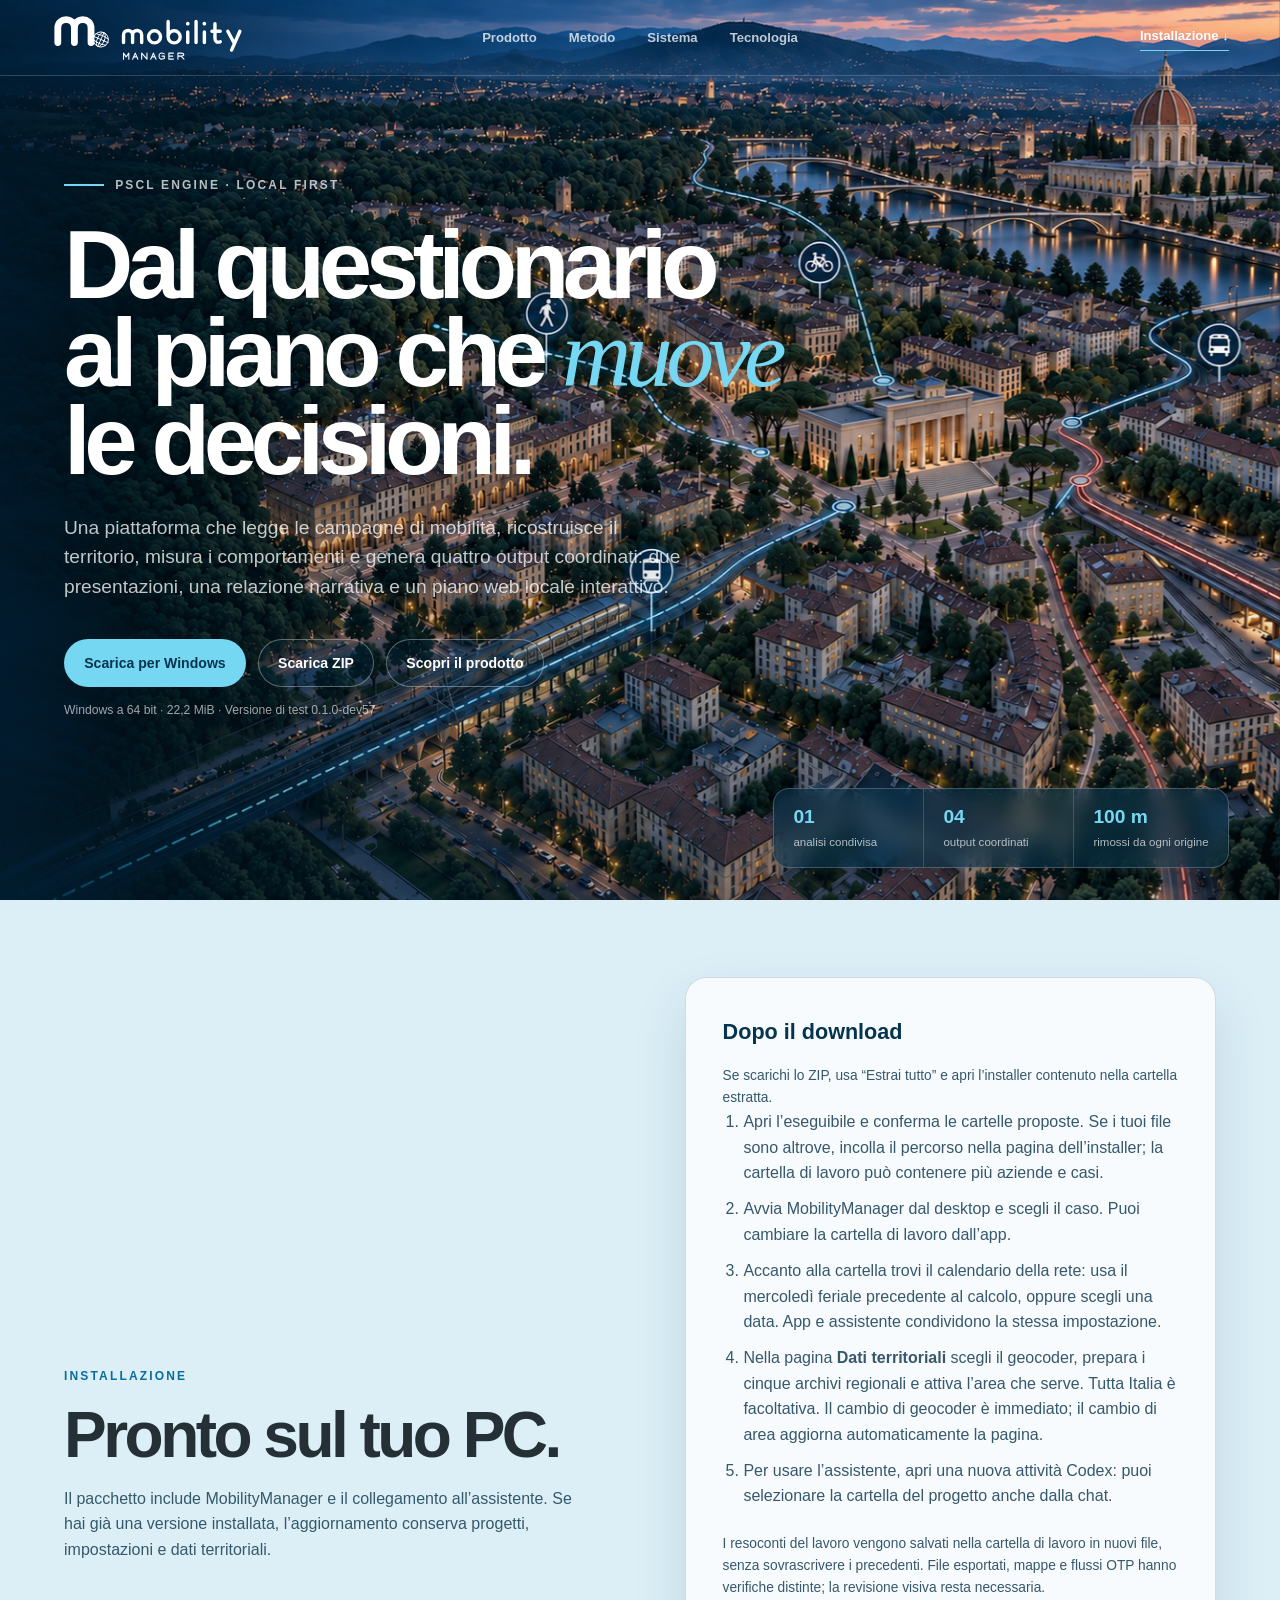
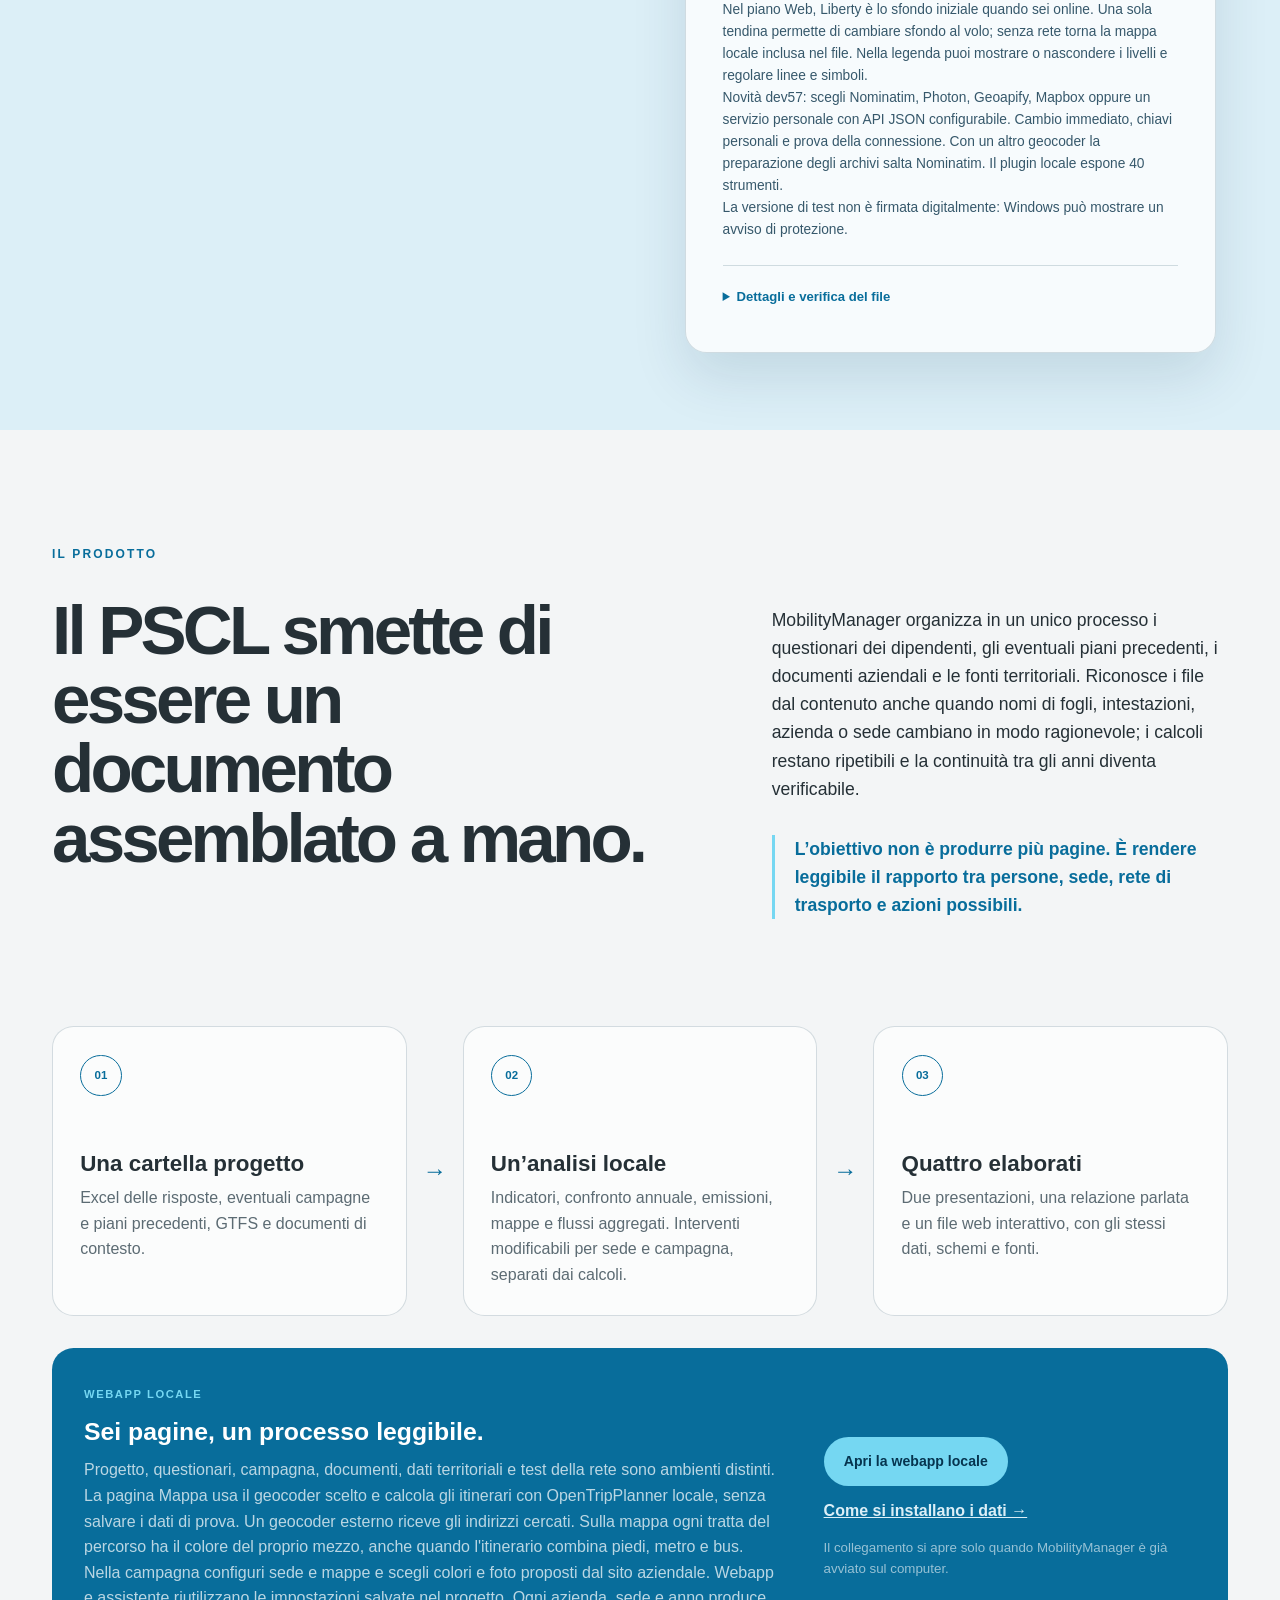
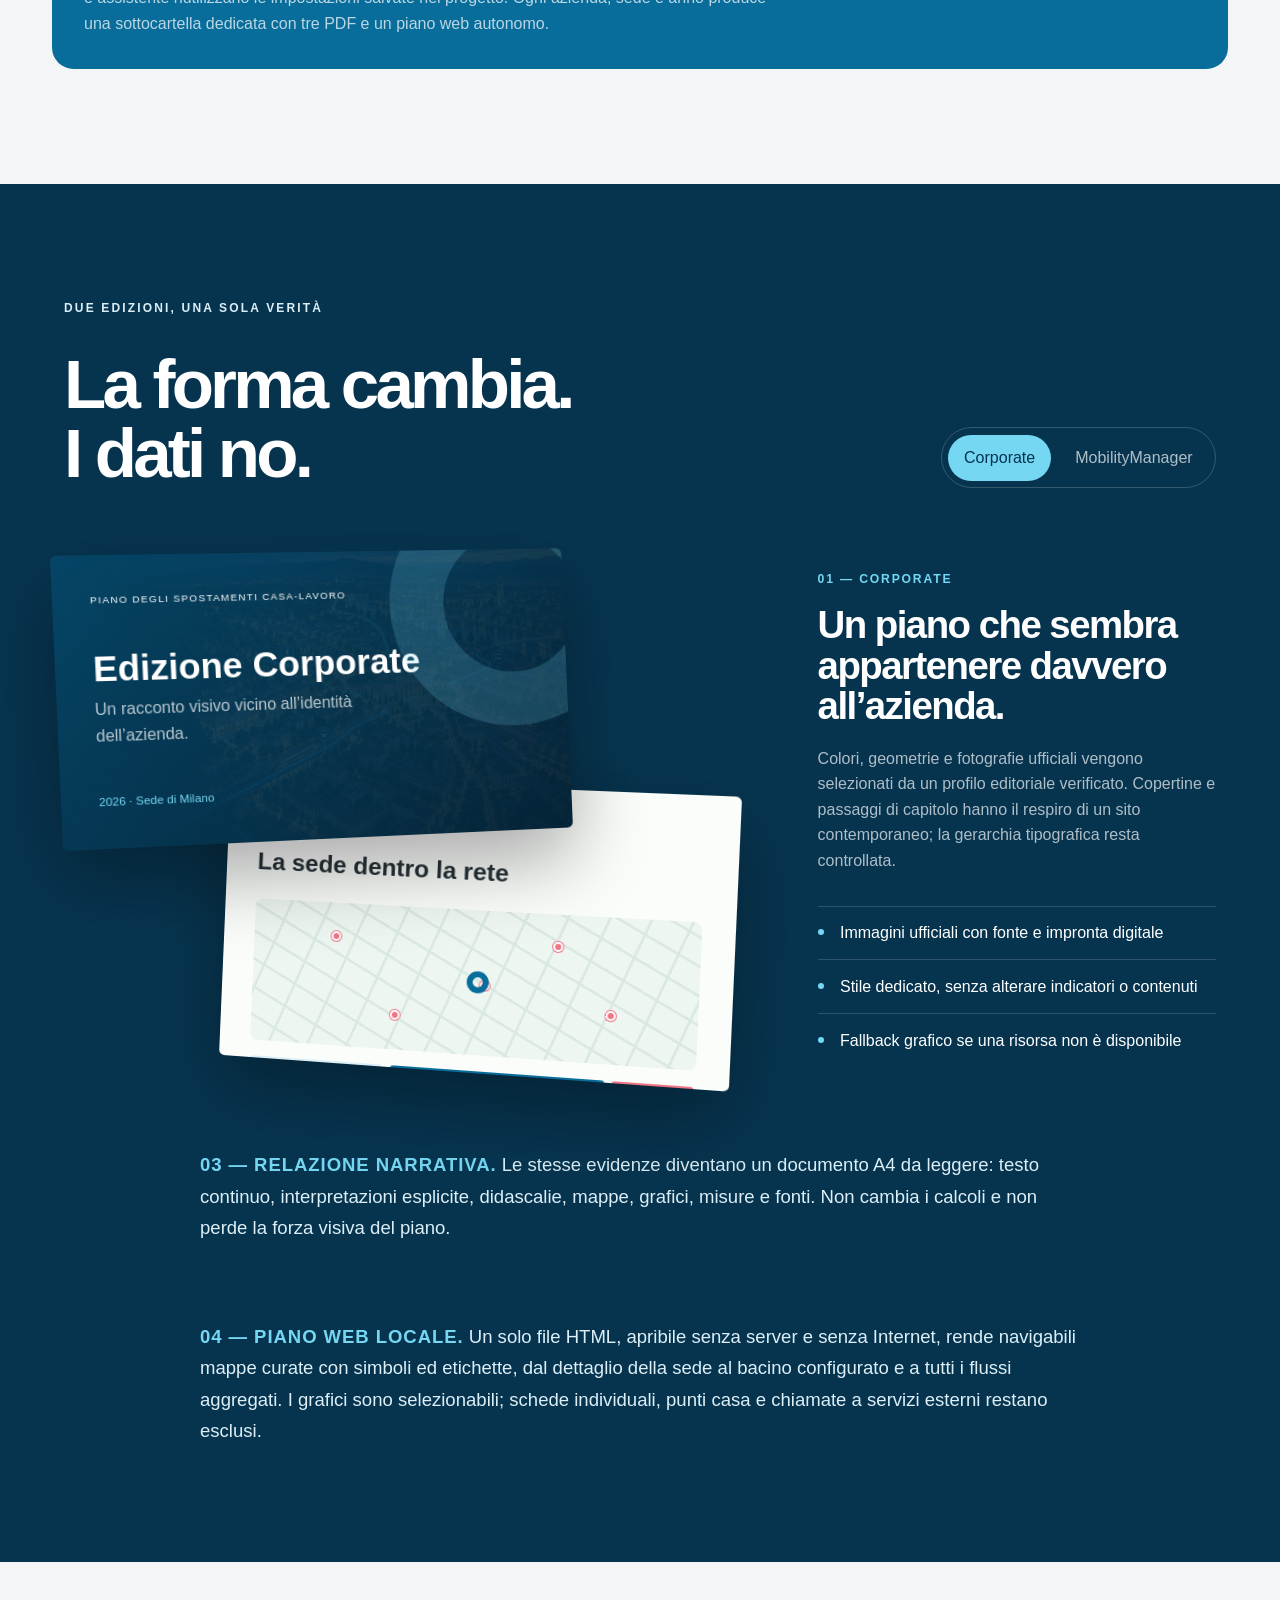
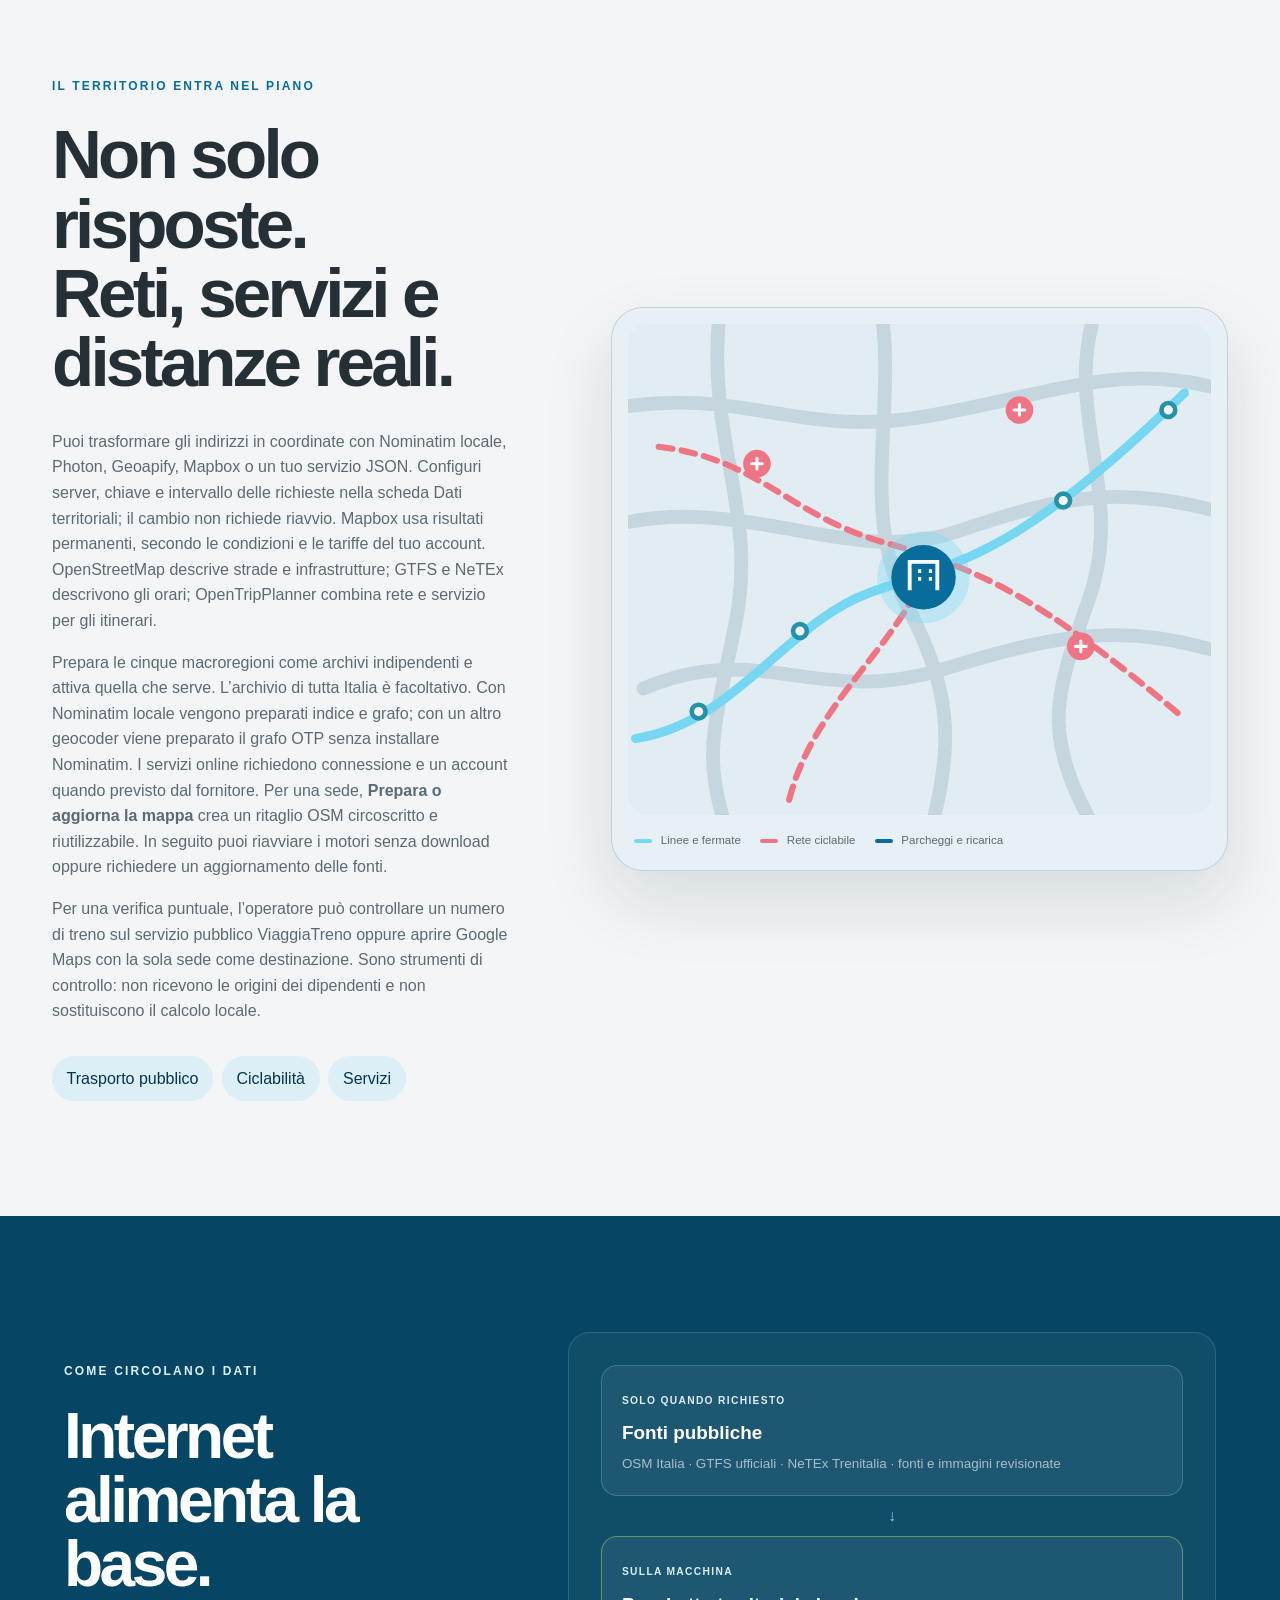
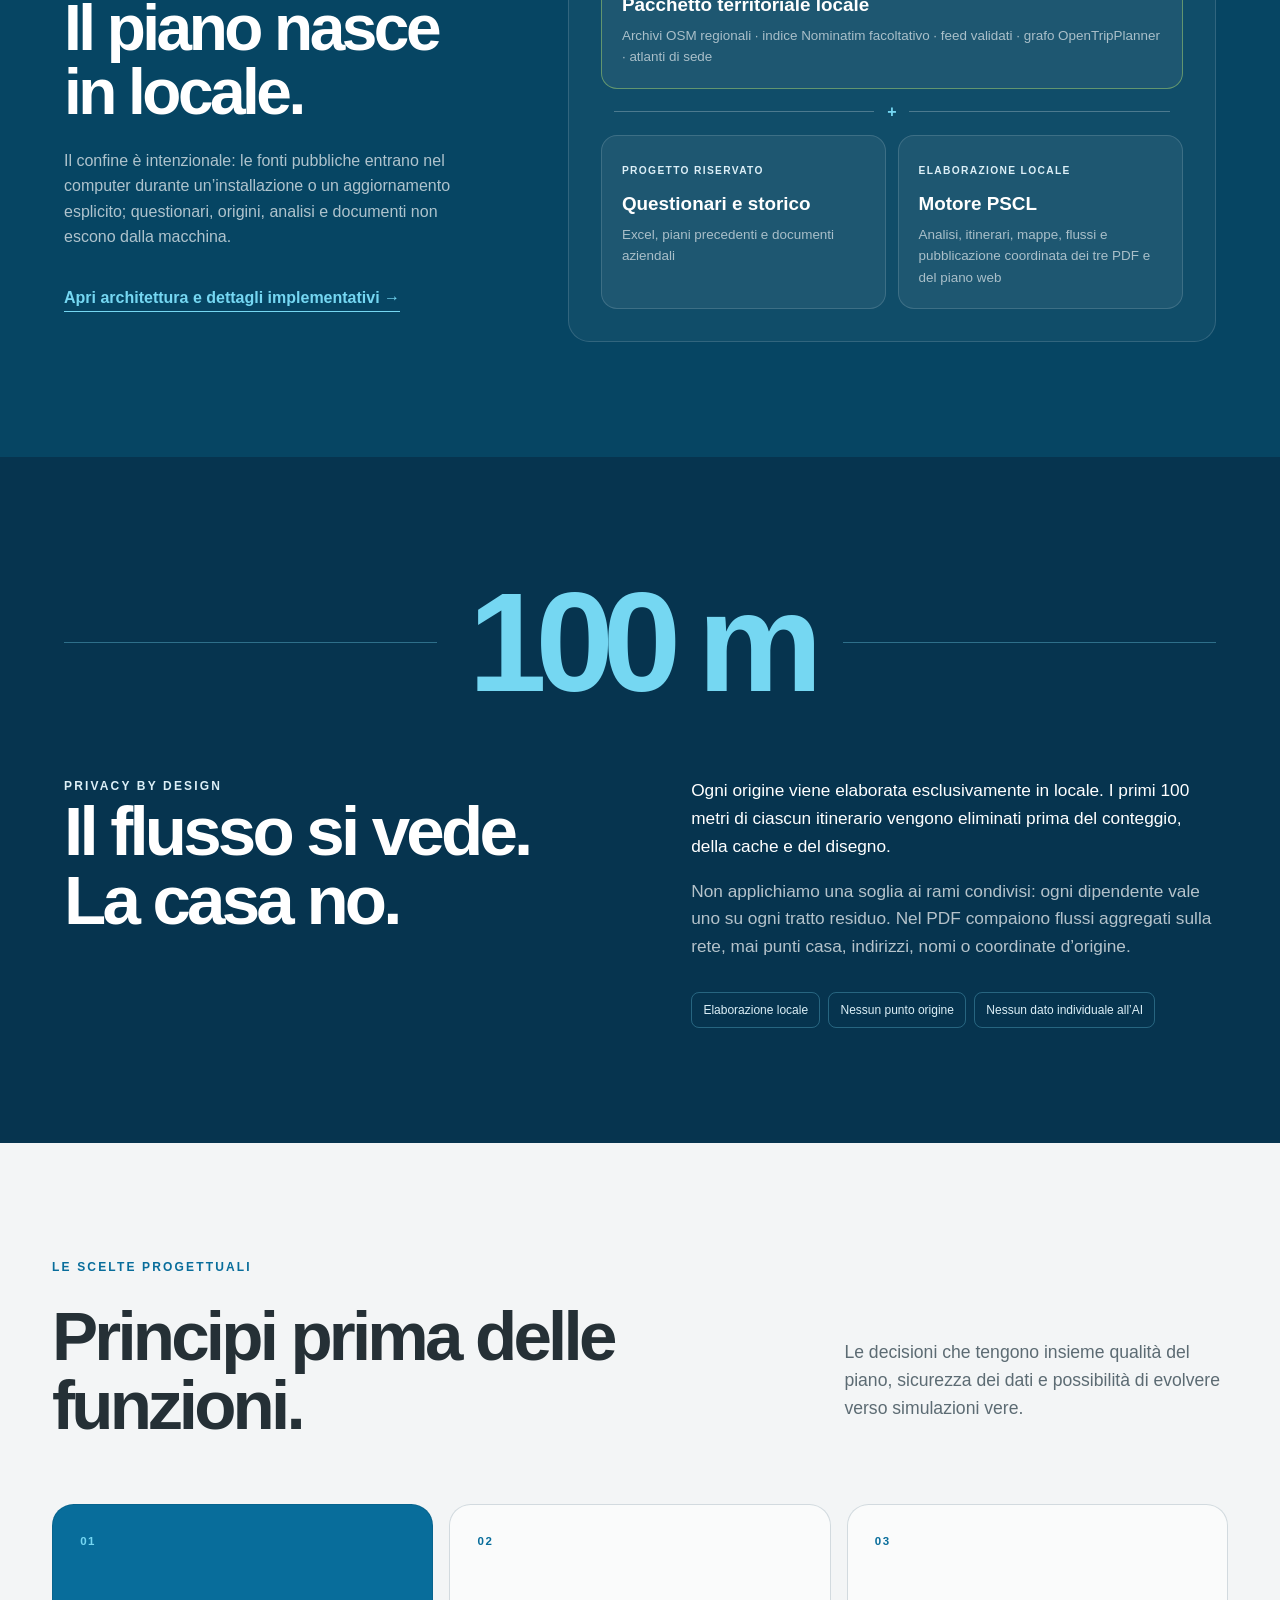
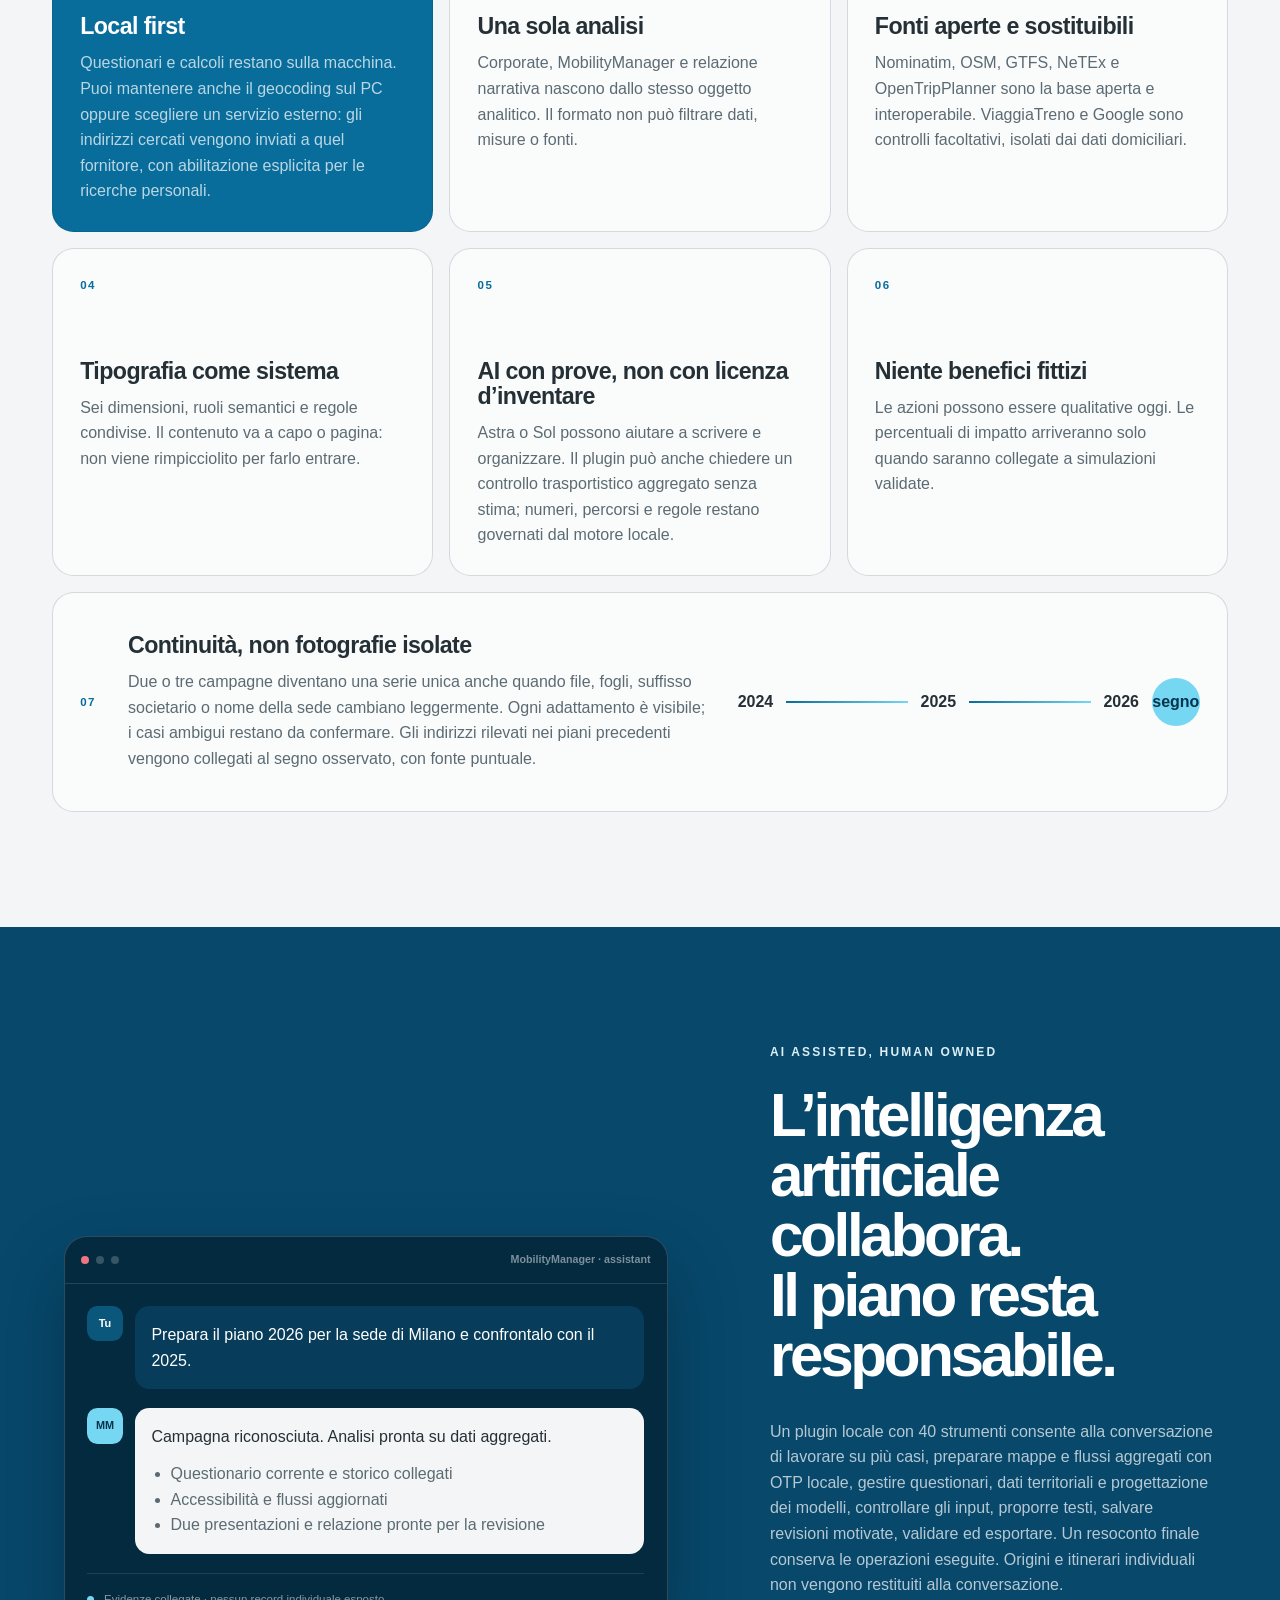
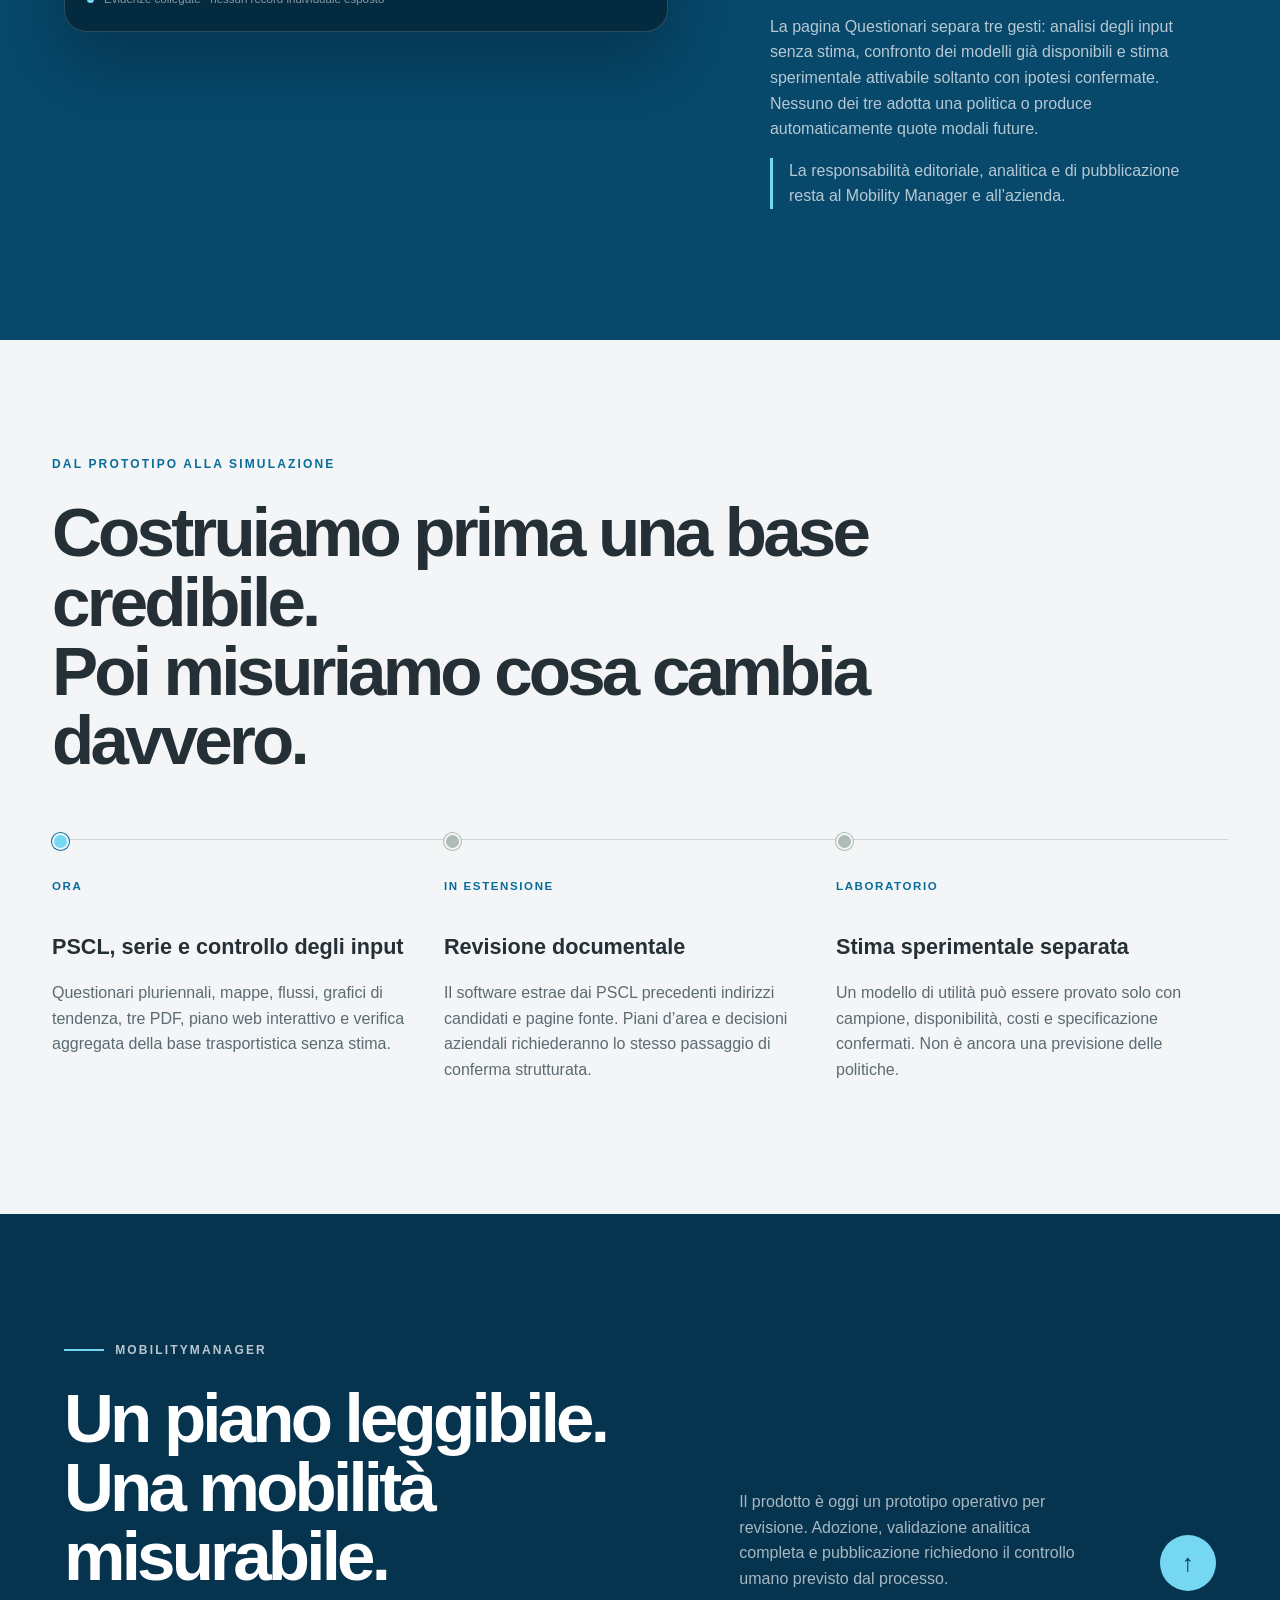
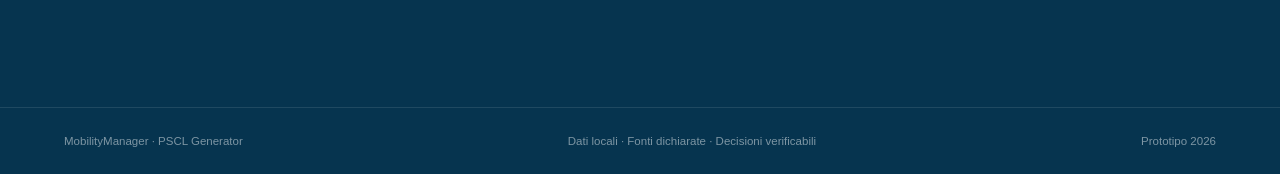
<file: index.html>
<!doctype html>
<html lang="it">
<head>
  <meta charset="utf-8">
  <meta name="viewport" content="width=device-width, initial-scale=1">
  <meta name="description" content="MobilityManager trasforma questionari, dati territoriali e fonti pubbliche in Piani degli Spostamenti Casa-Lavoro verificabili, con due presentazioni e una relazione narrativa.">
  <meta name="theme-color" content="#06344f">
  <title>MobilityManager — Dal questionario al PSCL</title>
  <link rel="icon" type="image/svg+xml" href="assets/brand-logo.svg">
  <link rel="stylesheet" href="assets/styles.css?v=20260925-simple-download">
  <script src="assets/app.js?v=20260915-release-blue" defer></script>
</head>
<body>
  <a class="skip-link" href="#contenuto">Vai al contenuto</a>
  <header class="site-header" data-header>
    <a class="brand" href="#top" aria-label="MobilityManager, torna all'inizio">
      <span class="brand-logo" aria-hidden="true"></span>
    </a>
    <nav aria-label="Navigazione principale">
      <a href="#prodotto">Prodotto</a>
      <a href="#metodo">Metodo</a>
      <a href="#sistema">Sistema</a>
      <a href="tecnologia.html">Tecnologia</a>
    </nav>
    <a class="header-action" href="#scarica">Installazione <span aria-hidden="true">↓</span></a>
  </header>

  <main id="contenuto">
    <section class="hero" id="top" aria-labelledby="hero-title">
      <img class="hero-image" src="assets/mobility-network-hero-refined.png" width="1672" height="941" fetchpriority="high" alt="Vista aerea serale di una città italiana immaginaria, attraversata da percorsi pedonali, ciclabili, ferroviari e di trasporto pubblico.">
      <div class="hero-scrim"></div>
      <div class="hero-copy">
        <p class="eyebrow"><span></span> PSCL ENGINE · LOCAL FIRST</p>
        <h1 id="hero-title">Dal questionario<br>al piano che <em>muove</em><br>le decisioni.</h1>
        <p class="hero-lede">Una piattaforma che legge le campagne di mobilità, ricostruisce il territorio, misura i comportamenti e genera quattro output coordinati: due presentazioni, una relazione narrativa e un piano web locale interattivo.</p>
        <div class="hero-actions">
          <a class="button button-primary" href="https://github.com/GuidoGentile/mobilitymanager-download/releases/download/v0.1.0-dev57/MobilityManager-Setup-0.1.0-dev57-x64.exe">Scarica per Windows</a>
          <a class="button button-ghost" href="https://github.com/GuidoGentile/mobilitymanager-download/releases/download/v0.1.0-dev57/MobilityManager-Setup-0.1.0-dev57-x64.zip">Scarica ZIP</a>
          <a class="button button-ghost" href="#prodotto">Scopri il prodotto</a>
        </div>
        <p class="hero-download-note">Windows a 64 bit · 22,2 MiB · Versione di test 0.1.0-dev57</p>
      </div>
      <div class="hero-proof" aria-label="Stato del prototipo">
        <div><strong>01</strong><span>analisi condivisa</span></div>
        <div><strong>04</strong><span>output coordinati</span></div>
        <div><strong>100 m</strong><span>rimossi da ogni origine</span></div>
      </div>
    </section>

    <section class="download-strip" id="scarica" aria-labelledby="download-title">
      <div>
        <div class="section-kicker">INSTALLAZIONE</div>
        <h2 id="download-title">Pronto sul tuo PC.</h2>
        <p>Il pacchetto include MobilityManager e il collegamento all’assistente. Se hai già una versione installata, l’aggiornamento conserva progetti, impostazioni e dati territoriali.</p>
      </div>
      <div class="download-card">
        <h3>Dopo il download</h3>
        <p>Se scarichi lo ZIP, usa “Estrai tutto” e apri l’installer contenuto nella cartella estratta.</p>
        <ol class="installation-steps">
          <li>Apri l’eseguibile e conferma le cartelle proposte. Se i tuoi file sono altrove, incolla il percorso nella pagina dell’installer; la cartella di lavoro può contenere più aziende e casi.</li>
          <li>Avvia MobilityManager dal desktop e scegli il caso. Puoi cambiare la cartella di lavoro dall’app.</li>
          <li>Accanto alla cartella trovi il calendario della rete: usa il mercoledì feriale precedente al calcolo, oppure scegli una data. App e assistente condividono la stessa impostazione.</li>
          <li>Nella pagina <strong>Dati territoriali</strong> scegli il geocoder, prepara i cinque archivi regionali e attiva l’area che serve. Tutta Italia è facoltativa. Il cambio di geocoder è immediato; il cambio di area aggiorna automaticamente la pagina.</li>
          <li>Per usare l’assistente, apri una nuova attività Codex: puoi selezionare la cartella del progetto anche dalla chat.</li>
        </ol>
        <p>I resoconti del lavoro vengono salvati nella cartella di lavoro in nuovi file, senza sovrascrivere i precedenti. File esportati, mappe e flussi OTP hanno verifiche distinte; la revisione visiva resta necessaria.</p>
        <p>Nel piano Web, Liberty è lo sfondo iniziale quando sei online. Una sola tendina permette di cambiare sfondo al volo; senza rete torna la mappa locale inclusa nel file. Nella legenda puoi mostrare o nascondere i livelli e regolare linee e simboli.</p>
        <p>Novità dev57: scegli Nominatim, Photon, Geoapify, Mapbox oppure un servizio personale con API JSON configurabile. Cambio immediato, chiavi personali e prova della connessione. Con un altro geocoder la preparazione degli archivi salta Nominatim. Il plugin locale espone 40 strumenti.</p>
        <p>La versione di test non è firmata digitalmente: Windows può mostrare un avviso di protezione.</p>
        <details class="package-details">
          <summary>Dettagli e verifica del file</summary>
          <code>SHA-256<br>5bc55afe26d00fbe091f1d934fd08cdb7999a037aa47c051f4ab7d9d3e71ebd0</code>
          <div class="download-links"><a href="downloads/MobilityManager-Setup-0.1.0-dev57-x64.sha256.txt" download>Verifica EXE</a><a href="downloads/MobilityManager-Setup-0.1.0-dev57-x64.zip.sha256.txt" download>Verifica ZIP</a><a href="downloads/MobilityManager-Setup-0.1.0-dev57-x64.json" download>Informazioni sul pacchetto</a></div>
        </details>
      </div>
    </section>

    <section class="intro section" id="prodotto" aria-labelledby="intro-title">
      <div class="section-kicker">IL PRODOTTO</div>
      <div class="intro-grid">
        <h2 id="intro-title">Il PSCL smette di essere un documento assemblato a mano.</h2>
        <div class="intro-copy">
          <p>MobilityManager organizza in un unico processo i questionari dei dipendenti, gli eventuali piani precedenti, i documenti aziendali e le fonti territoriali. Riconosce i file dal contenuto anche quando nomi di fogli, intestazioni, azienda o sede cambiano in modo ragionevole; i calcoli restano ripetibili e la continuità tra gli anni diventa verificabile.</p>
          <p class="accent-copy">L’obiettivo non è produrre più pagine. È rendere leggibile il rapporto tra persone, sede, rete di trasporto e azioni possibili.</p>
        </div>
      </div>

      <div class="pipeline" aria-label="Flusso di produzione del piano">
        <article>
          <span class="step">01</span>
          <h3>Una cartella progetto</h3>
          <p>Excel delle risposte, eventuali campagne e piani precedenti, GTFS e documenti di contesto.</p>
        </article>
        <div class="pipeline-arrow" aria-hidden="true">→</div>
        <article>
          <span class="step">02</span>
          <h3>Un’analisi locale</h3>
          <p>Indicatori, confronto annuale, emissioni, mappe e flussi aggregati. Interventi modificabili per sede e campagna, separati dai calcoli.</p>
        </article>
        <div class="pipeline-arrow" aria-hidden="true">→</div>
        <article>
          <span class="step">03</span>
          <h3>Quattro elaborati</h3>
          <p>Due presentazioni, una relazione parlata e un file web interattivo, con gli stessi dati, schemi e fonti.</p>
        </article>
      </div>
      <div class="local-app-callout">
        <div><span>WEBAPP LOCALE</span><h3>Sei pagine, un processo leggibile.</h3><p>Progetto, questionari, campagna, documenti, dati territoriali e test della rete sono ambienti distinti. La pagina Mappa usa il geocoder scelto e calcola gli itinerari con OpenTripPlanner locale, senza salvare i dati di prova. Un geocoder esterno riceve gli indirizzi cercati. Sulla mappa ogni tratta del percorso ha il colore del proprio mezzo, anche quando l'itinerario combina piedi, metro e bus. Nella campagna configuri sede e mappe e scegli colori e foto proposti dal sito aziendale. Webapp e assistente riutilizzano le impostazioni salvate nel progetto. Ogni azienda, sede e anno produce una sottocartella dedicata con tre PDF e un piano web autonomo.</p></div>
        <div class="local-app-actions"><a class="button button-primary" href="http://mobilitymanager.localhost:8765/">Apri la webapp locale</a><a href="tecnologia.html#pacchetto-dati">Come si installano i dati →</a><small>Il collegamento si apre solo quando MobilityManager è già avviato sul computer.</small></div>
      </div>
    </section>

    <section class="editions section-dark" id="metodo" aria-labelledby="editions-title">
      <div class="section-kicker light">DUE EDIZIONI, UNA SOLA VERITÀ</div>
      <div class="edition-heading">
        <h2 id="editions-title">La forma cambia.<br>I dati no.</h2>
        <div class="edition-tabs" role="tablist" aria-label="Confronta le edizioni">
          <button class="edition-tab active" type="button" role="tab" aria-selected="true" aria-controls="edition-preview" data-edition="corporate">Corporate</button>
          <button class="edition-tab" type="button" role="tab" aria-selected="false" aria-controls="edition-preview" data-edition="technical">MobilityManager</button>
        </div>
      </div>

      <div class="edition-layout">
        <div class="report-stage corporate" id="edition-preview" role="tabpanel" aria-live="polite">
          <div class="report-page report-cover">
            <div class="report-orbit"></div>
            <small>PIANO DEGLI SPOSTAMENTI CASA-LAVORO</small>
            <div>
              <h3 data-preview-title>Edizione Corporate</h3>
              <p data-preview-subtitle>Un racconto visivo vicino all’identità dell’azienda.</p>
            </div>
            <span>2026 · Sede di Milano</span>
          </div>
          <div class="report-page report-data">
            <small>ACCESSIBILITÀ</small>
            <h3>La sede dentro la rete</h3>
            <div class="mini-map" aria-hidden="true">
              <i></i><i></i><i></i><i></i><i></i>
              <b></b>
            </div>
            <div class="mini-bars"><span></span><span></span><span></span></div>
          </div>
        </div>

        <div class="edition-copy" data-edition-copy>
          <p class="edition-number">01 — CORPORATE</p>
          <h3>Un piano che sembra appartenere davvero all’azienda.</h3>
          <p>Colori, geometrie e fotografie ufficiali vengono selezionati da un profilo editoriale verificato. Copertine e passaggi di capitolo hanno il respiro di un sito contemporaneo; la gerarchia tipografica resta controllata.</p>
          <ul>
            <li>Immagini ufficiali con fonte e impronta digitale</li>
            <li>Stile dedicato, senza alterare indicatori o contenuti</li>
            <li>Fallback grafico se una risorsa non è disponibile</li>
          </ul>
        </div>
      </div>
      <p class="narrative-output"><strong>03 — RELAZIONE NARRATIVA.</strong> Le stesse evidenze diventano un documento A4 da leggere: testo continuo, interpretazioni esplicite, didascalie, mappe, grafici, misure e fonti. Non cambia i calcoli e non perde la forza visiva del piano.</p>
      <p class="narrative-output"><strong>04 — PIANO WEB LOCALE.</strong> Un solo file HTML, apribile senza server e senza Internet, rende navigabili mappe curate con simboli ed etichette, dal dettaglio della sede al bacino configurato e a tutti i flussi aggregati. I grafici sono selezionabili; schede individuali, punti casa e chiamate a servizi esterni restano esclusi.</p>
    </section>

    <section class="territory section" id="territorio" aria-labelledby="territory-title">
      <div class="territory-copy">
        <div class="section-kicker">IL TERRITORIO ENTRA NEL PIANO</div>
        <h2 id="territory-title">Non solo risposte.<br>Reti, servizi e distanze reali.</h2>
        <p>Puoi trasformare gli indirizzi in coordinate con Nominatim locale, Photon, Geoapify, Mapbox o un tuo servizio JSON. Configuri server, chiave e intervallo delle richieste nella scheda Dati territoriali; il cambio non richiede riavvio. Mapbox usa risultati permanenti, secondo le condizioni e le tariffe del tuo account. OpenStreetMap descrive strade e infrastrutture; GTFS e NeTEx descrivono gli orari; OpenTripPlanner combina rete e servizio per gli itinerari.</p>
        <p>Prepara le cinque macroregioni come archivi indipendenti e attiva quella che serve. L’archivio di tutta Italia è facoltativo. Con Nominatim locale vengono preparati indice e grafo; con un altro geocoder viene preparato il grafo OTP senza installare Nominatim. I servizi online richiedono connessione e un account quando previsto dal fornitore. Per una sede, <strong>Prepara o aggiorna la mappa</strong> crea un ritaglio OSM circoscritto e riutilizzabile. In seguito puoi riavviare i motori senza download oppure richiedere un aggiornamento delle fonti.</p>
        <p>Per una verifica puntuale, l’operatore può controllare un numero di treno sul servizio pubblico ViaggiaTreno oppure aprire Google Maps con la sola sede come destinazione. Sono strumenti di controllo: non ricevono le origini dei dipendenti e non sostituiscono il calcolo locale.</p>
        <div class="layer-controls" aria-label="Livelli della mappa concettuale">
          <button type="button" class="layer active" data-layer="transit" aria-pressed="true">Trasporto pubblico</button>
          <button type="button" class="layer active" data-layer="cycle" aria-pressed="true">Ciclabilità</button>
          <button type="button" class="layer active" data-layer="services" aria-pressed="true">Servizi</button>
        </div>
      </div>

      <div class="network-card" aria-label="Mappa concettuale dei livelli territoriali">
        <svg viewBox="0 0 760 640" role="img" aria-labelledby="map-title map-desc">
          <title id="map-title">Reti di mobilità attorno a una sede</title>
          <desc id="map-desc">Linee di trasporto pubblico, ciclabili e servizi convergono verso una sede centrale.</desc>
          <g class="street-grid">
            <path d="M-20 110 C150 80 220 150 390 120 S650 45 790 90"/>
            <path d="M-30 265 C150 215 285 320 430 270 S650 210 790 250"/>
            <path d="M20 475 C170 410 250 500 410 450 S650 390 780 430"/>
            <path d="M120 -20 C100 150 170 240 140 390 S95 560 135 680"/>
            <path d="M330 -20 C350 120 300 245 365 370 S420 560 390 680"/>
            <path d="M610 -20 C565 120 650 220 600 360 S540 540 620 680"/>
          </g>
          <g class="map-layer transit visible">
            <path d="M10 540 C140 520 205 390 315 350 S500 310 725 90"/>
            <circle cx="92" cy="505" r="9"/><circle cx="224" cy="400" r="9"/><circle cx="380" cy="335" r="9"/><circle cx="567" cy="230" r="9"/><circle cx="704" cy="112" r="9"/>
          </g>
          <g class="map-layer cycle visible">
            <path d="M40 160 C170 175 210 250 335 285 S535 355 720 510"/>
            <path d="M210 620 C240 500 340 430 385 330"/>
          </g>
          <g class="map-layer services visible">
            <g transform="translate(168 182)"><circle r="18"/><path d="M-7 0h14M0-7v14"/></g>
            <g transform="translate(590 420)"><circle r="18"/><path d="M-7 0h14M0-7v14"/></g>
            <g transform="translate(510 112)"><circle r="18"/><path d="M-7 0h14M0-7v14"/></g>
          </g>
          <g class="workplace" transform="translate(385 330)">
            <circle r="60"/><circle r="42"/><path d="M-18 17V-20h36v37M-7-8h4m10 0h4M-7 2h4m10 0h4"/>
          </g>
        </svg>
        <div class="map-legend"><span><i class="legend-transit"></i> Linee e fermate</span><span><i class="legend-cycle"></i> Rete ciclabile</span><span><i class="legend-service"></i> Parcheggi e ricarica</span></div>
      </div>
    </section>

    <section class="system-overview" id="sistema" aria-labelledby="system-title">
      <div class="system-copy">
        <div class="section-kicker light">COME CIRCOLANO I DATI</div>
        <h2 id="system-title">Internet alimenta la base.<br>Il piano nasce in locale.</h2>
        <p>Il confine è intenzionale: le fonti pubbliche entrano nel computer durante un’installazione o un aggiornamento esplicito; questionari, origini, analisi e documenti non escono dalla macchina.</p>
        <a href="tecnologia.html" class="text-link">Apri architettura e dettagli implementativi →</a>
      </div>
      <div class="system-diagram" aria-label="Schema dell'architettura MobilityManager">
        <article class="system-source"><span>SOLO QUANDO RICHIESTO</span><h3>Fonti pubbliche</h3><p>OSM Italia · GTFS ufficiali · NeTEx Trenitalia · fonti e immagini revisionate</p></article>
        <div class="system-arrow" aria-hidden="true">↓</div>
        <article class="system-runtime"><span>SULLA MACCHINA</span><h3>Pacchetto territoriale locale</h3><p>Archivi OSM regionali · indice Nominatim facoltativo · feed validati · grafo OpenTripPlanner · atlanti di sede</p></article>
        <div class="system-split" aria-hidden="true"><i></i><b>+</b><i></i></div>
        <div class="system-bottom">
          <article><span>PROGETTO RISERVATO</span><h3>Questionari e storico</h3><p>Excel, piani precedenti e documenti aziendali</p></article>
          <article><span>ELABORAZIONE LOCALE</span><h3>Motore PSCL</h3><p>Analisi, itinerari, mappe, flussi e pubblicazione coordinata dei tre PDF e del piano web</p></article>
        </div>
      </div>
    </section>

    <section class="privacy section-dark" aria-labelledby="privacy-title">
      <div class="privacy-rule" aria-hidden="true"><span></span><b>100 m</b><span></span></div>
      <div class="privacy-grid">
        <div>
          <div class="section-kicker light">PRIVACY BY DESIGN</div>
          <h2 id="privacy-title">Il flusso si vede.<br>La casa no.</h2>
        </div>
        <div class="privacy-copy">
          <p>Ogni origine viene elaborata esclusivamente in locale. I primi 100 metri di ciascun itinerario vengono eliminati prima del conteggio, della cache e del disegno.</p>
          <p>Non applichiamo una soglia ai rami condivisi: ogni dipendente vale uno su ogni tratto residuo. Nel PDF compaiono flussi aggregati sulla rete, mai punti casa, indirizzi, nomi o coordinate d’origine.</p>
          <div class="privacy-tags" aria-label="Garanzie di privacy"><span>Elaborazione locale</span><span>Nessun punto origine</span><span>Nessun dato individuale all’AI</span></div>
        </div>
      </div>
    </section>

    <section class="decisions section" id="decisioni" aria-labelledby="decisions-title">
      <div class="decision-heading">
        <div>
          <div class="section-kicker">LE SCELTE PROGETTUALI</div>
          <h2 id="decisions-title">Principi prima delle funzioni.</h2>
        </div>
        <p>Le decisioni che tengono insieme qualità del piano, sicurezza dei dati e possibilità di evolvere verso simulazioni vere.</p>
      </div>

      <div class="decision-grid">
        <article class="decision-card featured">
          <span>01</span><h3>Local first</h3>
          <p>Questionari e calcoli restano sulla macchina. Puoi mantenere anche il geocoding sul PC oppure scegliere un servizio esterno: gli indirizzi cercati vengono inviati a quel fornitore, con abilitazione esplicita per le ricerche personali.</p>
        </article>
        <article class="decision-card">
          <span>02</span><h3>Una sola analisi</h3>
          <p>Corporate, MobilityManager e relazione narrativa nascono dallo stesso oggetto analitico. Il formato non può filtrare dati, misure o fonti.</p>
        </article>
        <article class="decision-card">
          <span>03</span><h3>Fonti aperte e sostituibili</h3>
          <p>Nominatim, OSM, GTFS, NeTEx e OpenTripPlanner sono la base aperta e interoperabile. ViaggiaTreno e Google sono controlli facoltativi, isolati dai dati domiciliari.</p>
        </article>
        <article class="decision-card">
          <span>04</span><h3>Tipografia come sistema</h3>
          <p>Sei dimensioni, ruoli semantici e regole condivise. Il contenuto va a capo o pagina: non viene rimpicciolito per farlo entrare.</p>
        </article>
        <article class="decision-card">
          <span>05</span><h3>AI con prove, non con licenza d’inventare</h3>
          <p>Astra o Sol possono aiutare a scrivere e organizzare. Il plugin può anche chiedere un controllo trasportistico aggregato senza stima; numeri, percorsi e regole restano governati dal motore locale.</p>
        </article>
        <article class="decision-card">
          <span>06</span><h3>Niente benefici fittizi</h3>
          <p>Le azioni possono essere qualitative oggi. Le percentuali di impatto arriveranno solo quando saranno collegate a simulazioni validate.</p>
        </article>
        <article class="decision-card wide">
          <span>07</span>
          <div><h3>Continuità, non fotografie isolate</h3><p>Due o tre campagne diventano una serie unica anche quando file, fogli, suffisso societario o nome della sede cambiano leggermente. Ogni adattamento è visibile; i casi ambigui restano da confermare. Gli indirizzi rilevati nei piani precedenti vengono collegati al segno osservato, con fonte puntuale.</p></div>
          <div class="delta-visual" aria-label="Esempio concettuale di serie storica"><b>2024</b><i></i><strong>2025</strong><i></i><strong>2026</strong><em>segno</em></div>
        </article>
      </div>
    </section>

    <section class="ai-section" aria-labelledby="ai-title">
      <div class="ai-console" aria-hidden="true">
        <div class="console-top"><span></span><span></span><span></span><b>MobilityManager · assistant</b></div>
        <div class="console-thread">
          <div class="prompt"><span>Tu</span><p>Prepara il piano 2026 per la sede di Milano e confrontalo con il 2025.</p></div>
          <div class="response"><span>MM</span><div><p>Campagna riconosciuta. Analisi pronta su dati aggregati.</p><ul><li>Questionario corrente e storico collegati</li><li>Accessibilità e flussi aggiornati</li><li>Due presentazioni e relazione pronte per la revisione</li></ul></div></div>
          <div class="console-status"><i></i> Evidenze collegate · nessun record individuale esposto</div>
        </div>
      </div>
      <div class="ai-copy">
        <div class="section-kicker light">AI ASSISTED, HUMAN OWNED</div>
        <h2 id="ai-title">L’intelligenza artificiale collabora.<br>Il piano resta responsabile.</h2>
        <p>Un plugin locale con 40 strumenti consente alla conversazione di lavorare su più casi, preparare mappe e flussi aggregati con OTP locale, gestire questionari, dati territoriali e progettazione dei modelli, controllare gli input, proporre testi, salvare revisioni motivate, validare ed esportare. Un resoconto finale conserva le operazioni eseguite. Origini e itinerari individuali non vengono restituiti alla conversazione.</p>
        <p>La pagina Questionari separa tre gesti: analisi degli input senza stima, confronto dei modelli già disponibili e stima sperimentale attivabile soltanto con ipotesi confermate. Nessuno dei tre adotta una politica o produce automaticamente quote modali future.</p>
        <p class="ai-note">La responsabilità editoriale, analitica e di pubblicazione resta al Mobility Manager e all’azienda.</p>
      </div>
    </section>

    <section class="roadmap section" id="roadmap" aria-labelledby="roadmap-title">
      <div class="section-kicker">DAL PROTOTIPO ALLA SIMULAZIONE</div>
      <h2 id="roadmap-title">Costruiamo prima una base credibile.<br>Poi misuriamo cosa cambia davvero.</h2>
      <div class="roadmap-track">
        <article class="current"><span>ORA</span><h3>PSCL, serie e controllo degli input</h3><p>Questionari pluriennali, mappe, flussi, grafici di tendenza, tre PDF, piano web interattivo e verifica aggregata della base trasportistica senza stima.</p></article>
        <article><span>IN ESTENSIONE</span><h3>Revisione documentale</h3><p>Il software estrae dai PSCL precedenti indirizzi candidati e pagine fonte. Piani d’area e decisioni aziendali richiederanno lo stesso passaggio di conferma strutturata.</p></article>
        <article><span>LABORATORIO</span><h3>Stima sperimentale separata</h3><p>Un modello di utilità può essere provato solo con campione, disponibilità, costi e specificazione confermati. Non è ancora una previsione delle politiche.</p></article>
      </div>
    </section>

    <section class="closing" aria-labelledby="closing-title">
      <div>
        <p class="eyebrow"><span></span> MOBILITYMANAGER</p>
        <h2 id="closing-title">Un piano leggibile.<br>Una mobilità misurabile.</h2>
      </div>
      <p>Il prodotto è oggi un prototipo operativo per revisione. Adozione, validazione analitica completa e pubblicazione richiedono il controllo umano previsto dal processo.</p>
      <a href="#top" aria-label="Torna all'inizio">↑</a>
    </section>
  </main>

  <footer>
    <span>MobilityManager · PSCL Generator</span>
    <span>Dati locali · Fonti dichiarate · Decisioni verificabili</span>
    <span>Prototipo 2026</span>
  </footer>
</body>
</html>
</file>
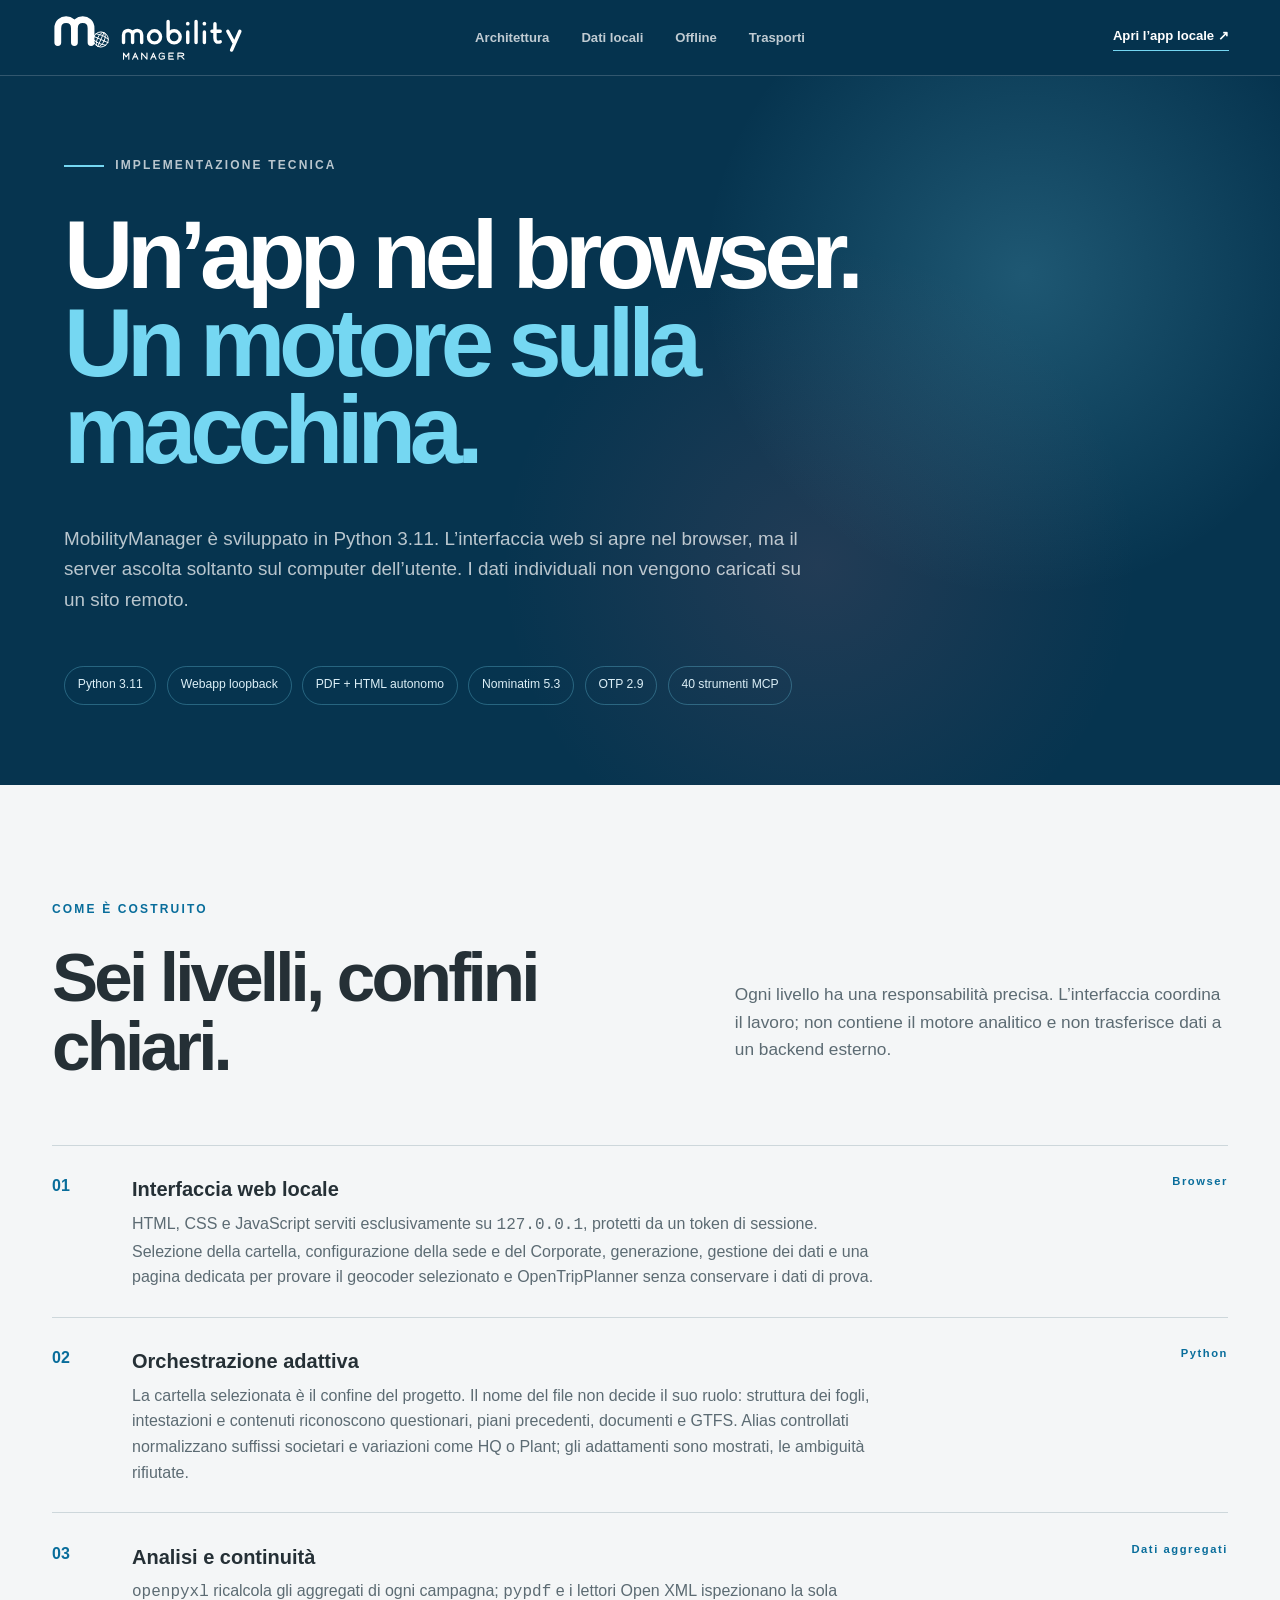
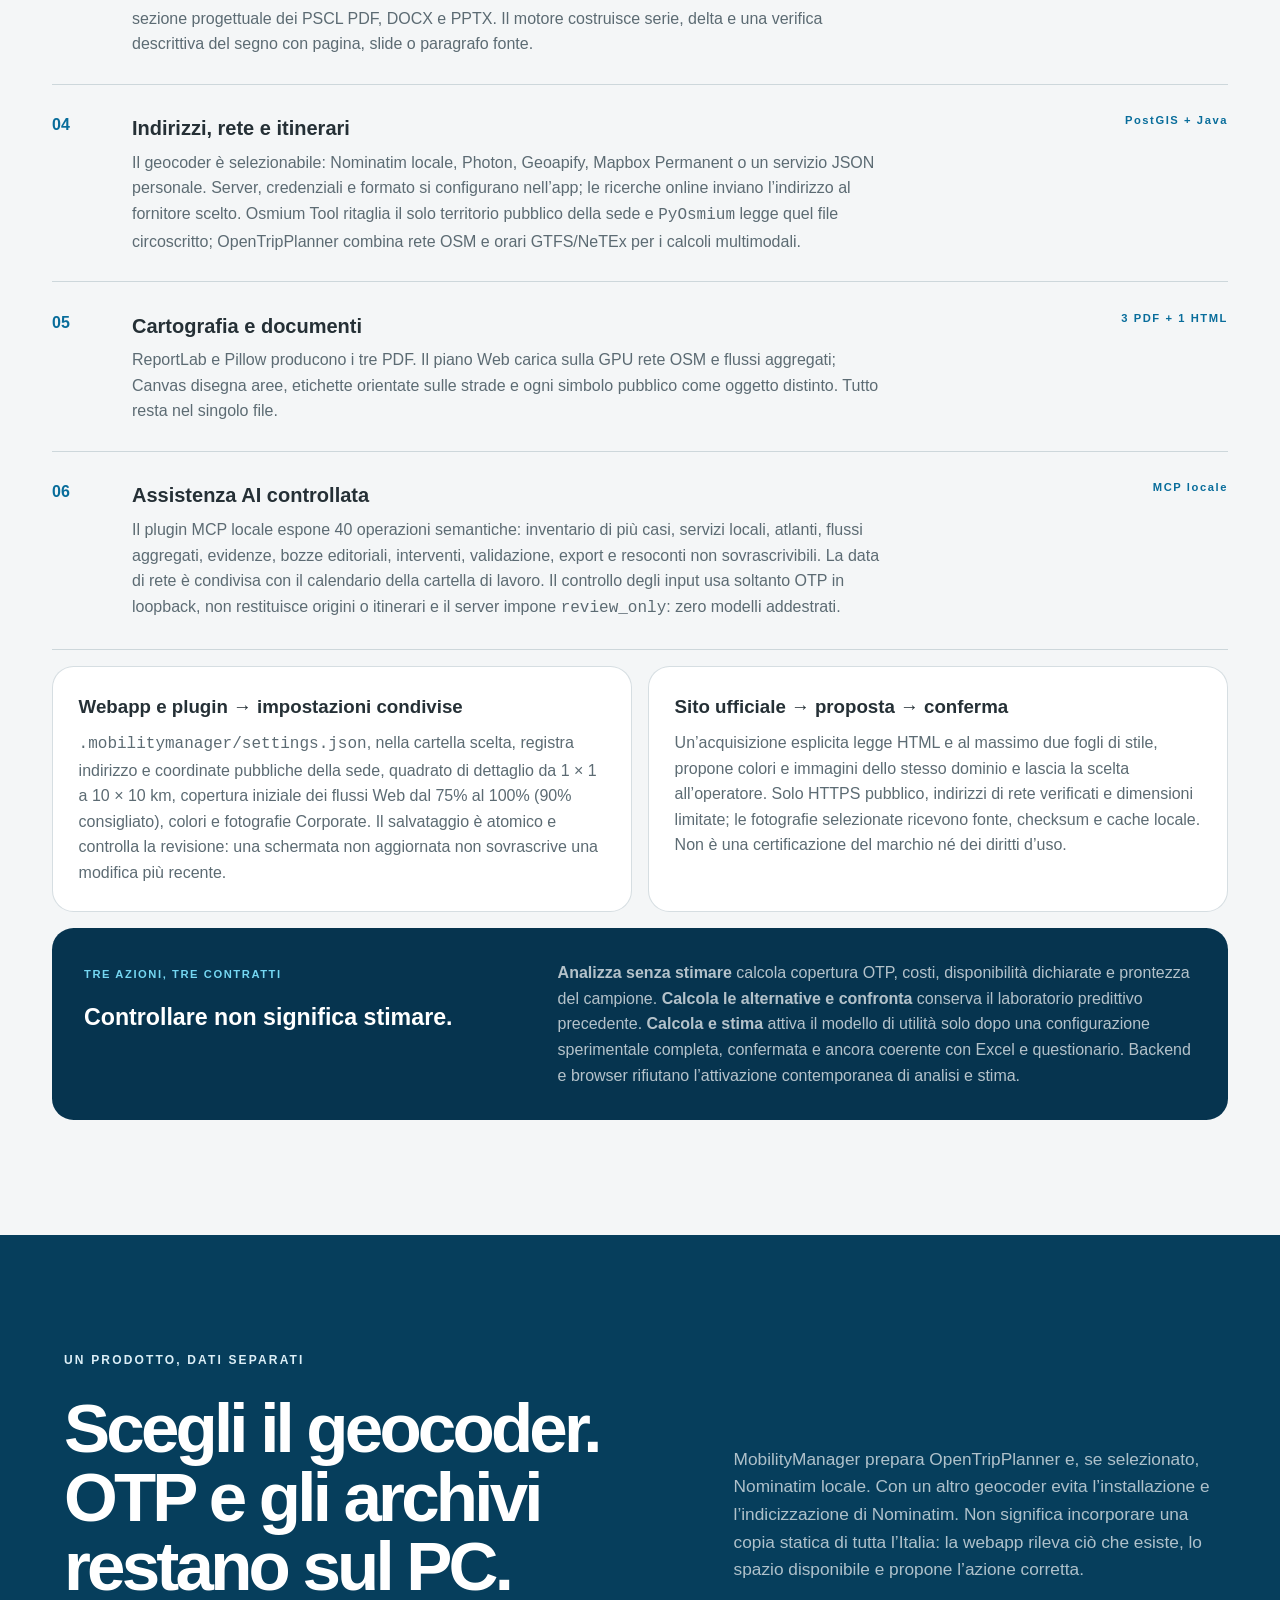
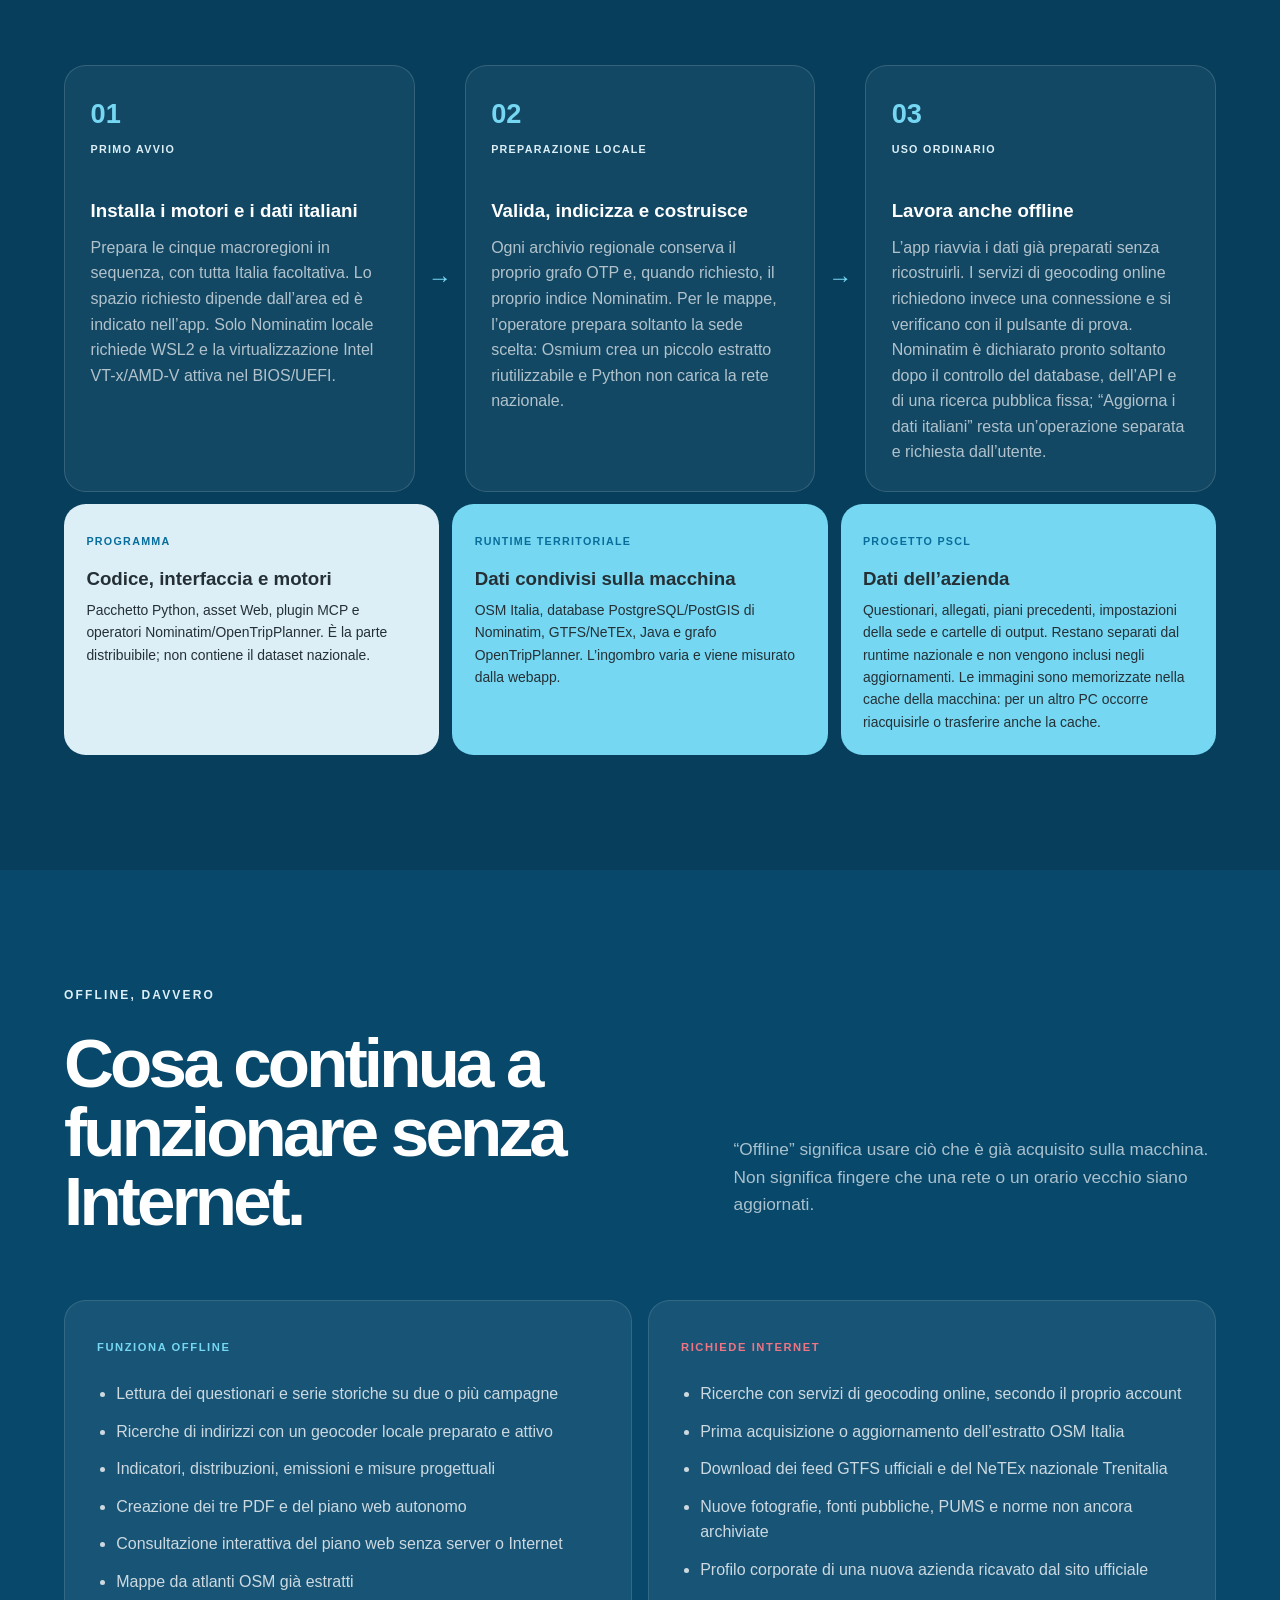
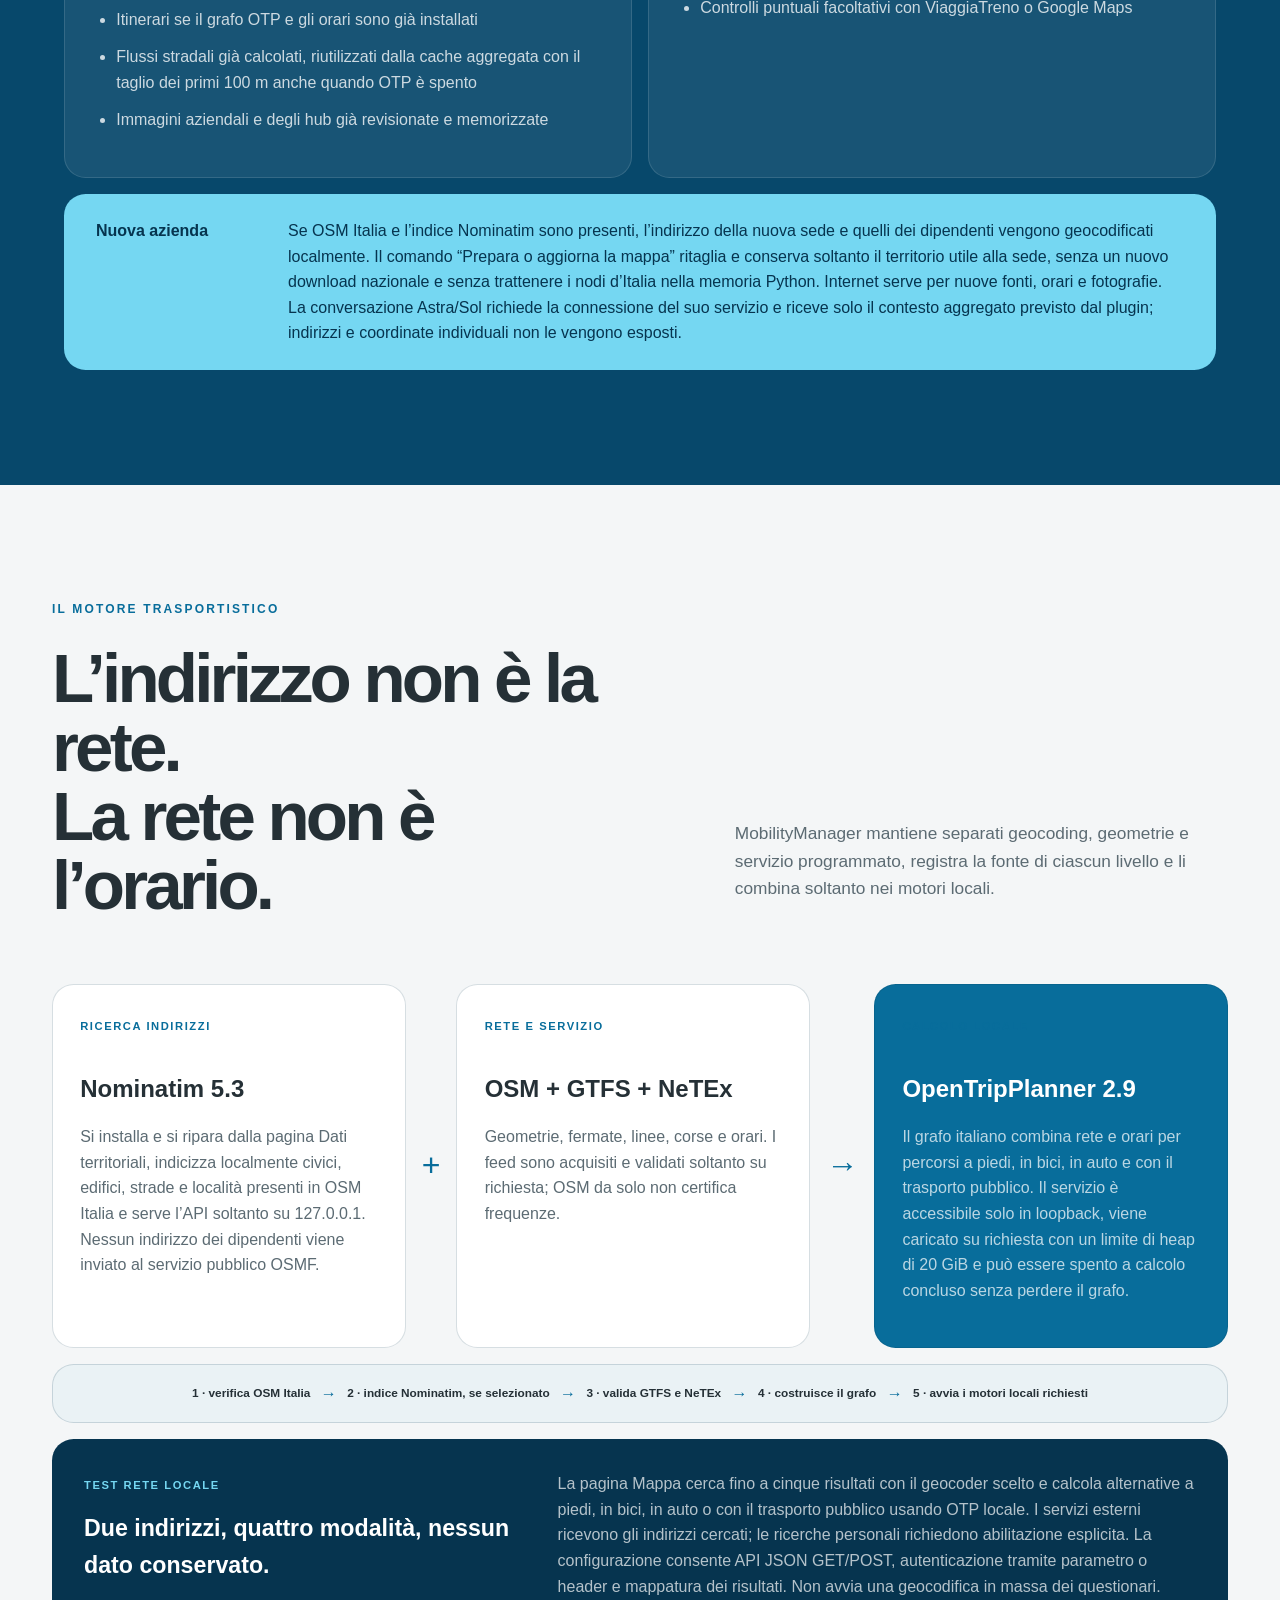
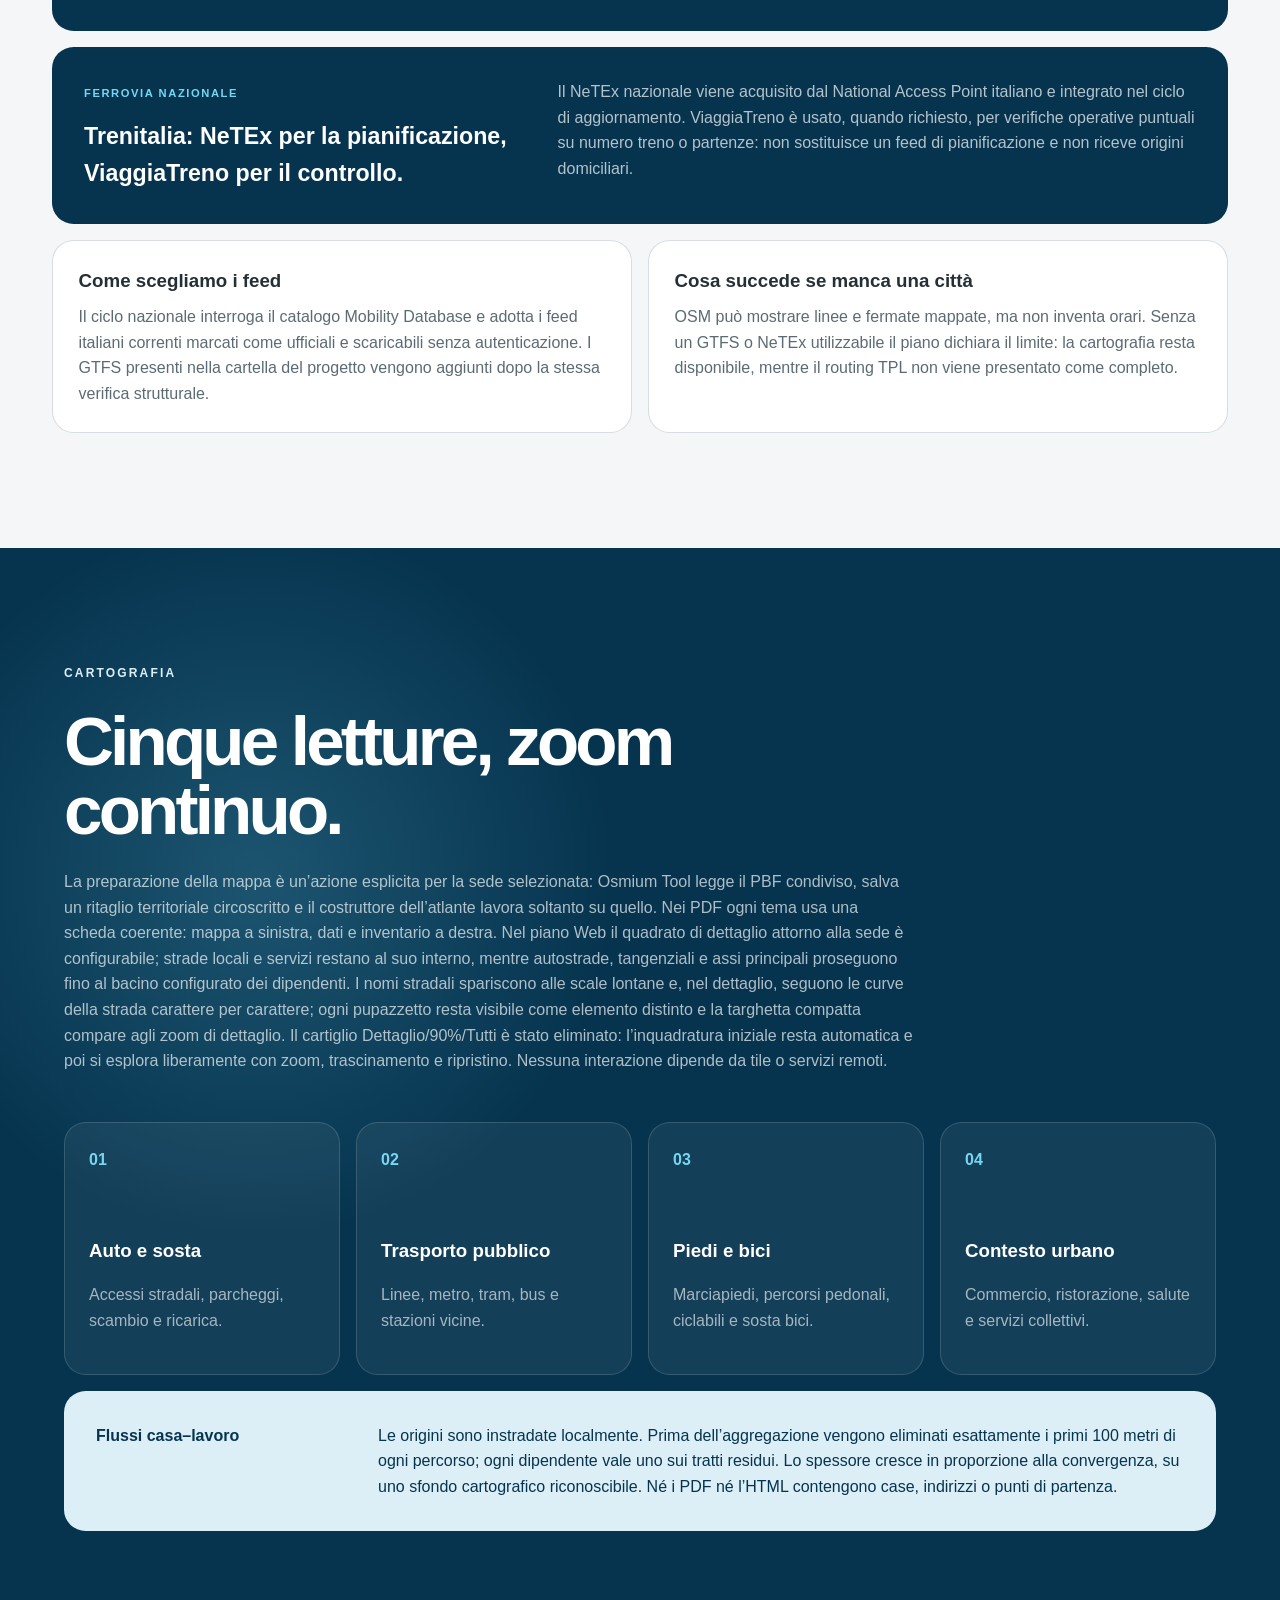
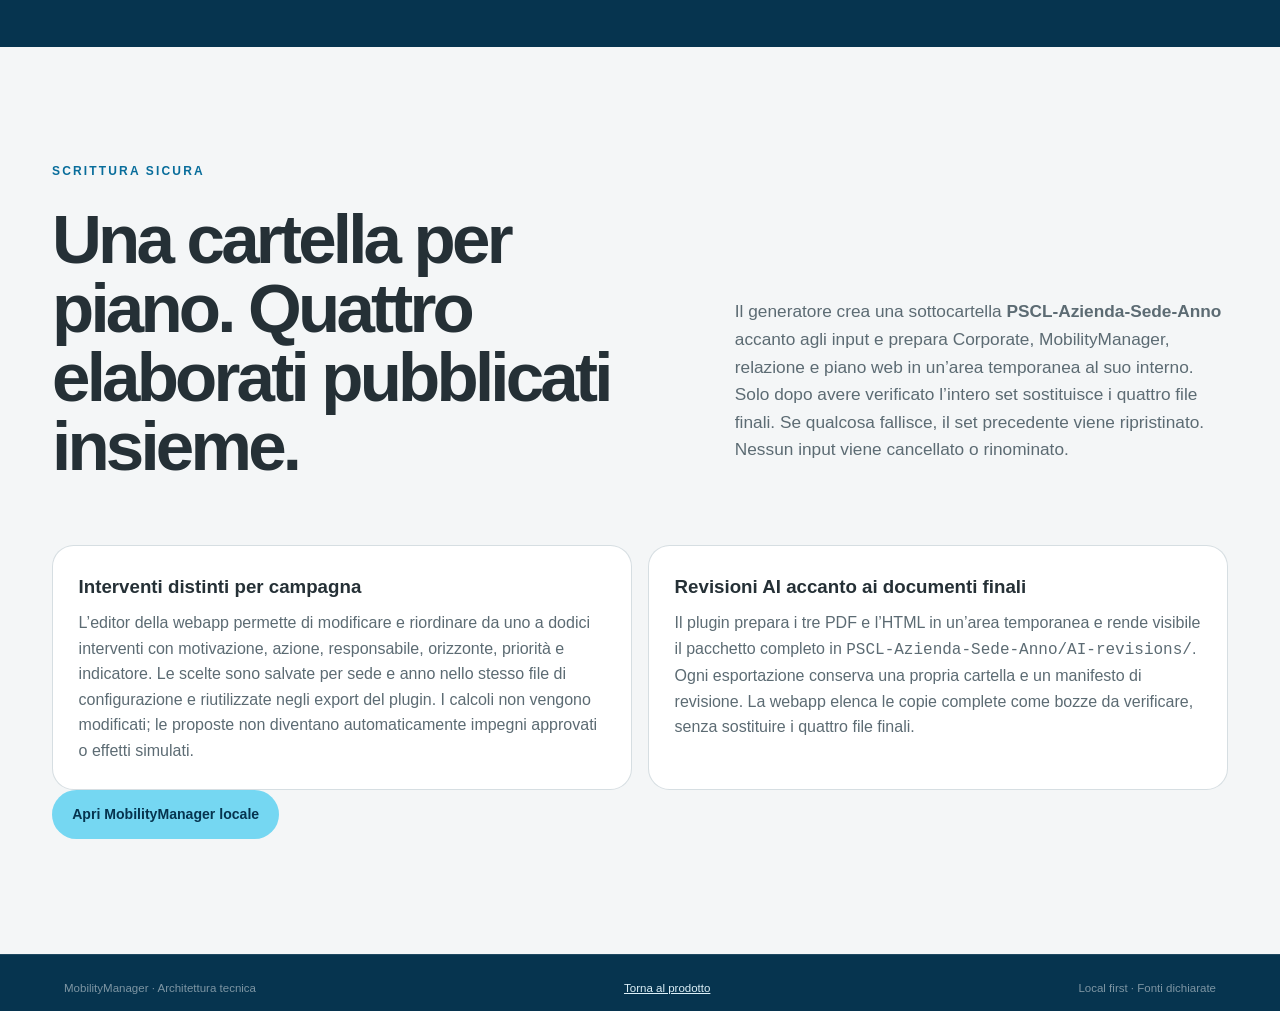
<file: tecnologia.html>
<!doctype html>
<html lang="it">
<head>
  <meta charset="utf-8">
  <meta name="viewport" content="width=device-width, initial-scale=1">
  <meta name="description" content="Architettura tecnica di MobilityManager: webapp locale, PDF e piano web autonomo, cartografia OSM, GTFS, NeTEx Trenitalia, OpenTripPlanner e funzionamento offline.">
  <meta name="theme-color" content="#06344f">
  <title>Tecnologia — MobilityManager</title>
  <link rel="icon" type="image/svg+xml" href="assets/brand-logo.svg">
  <link rel="stylesheet" href="assets/styles.css?v=20260925-simple-download">
  <script src="assets/app.js?v=20260915-release-blue" defer></script>
</head>
<body class="technology-page">
  <a class="skip-link" href="#contenuto">Vai al contenuto</a>
  <header class="site-header scrolled" data-header>
    <a class="brand" href="index.html" aria-label="MobilityManager, torna alla pagina principale"><span class="brand-logo" aria-hidden="true"></span></a>
    <nav aria-label="Navigazione principale"><a href="#architettura">Architettura</a><a href="#pacchetto-dati">Dati locali</a><a href="#offline">Offline</a><a href="#trasporti">Trasporti</a></nav>
    <a class="header-action" href="http://mobilitymanager.localhost:8765/">Apri l’app locale <span aria-hidden="true">↗</span></a>
  </header>

  <main id="contenuto">
    <section class="tech-hero">
      <p class="eyebrow"><span></span> IMPLEMENTAZIONE TECNICA</p>
      <h1>Un’app nel browser.<br><em>Un motore sulla macchina.</em></h1>
      <p>MobilityManager è sviluppato in Python 3.11. L’interfaccia web si apre nel browser, ma il server ascolta soltanto sul computer dell’utente. I dati individuali non vengono caricati su un sito remoto.</p>
      <div class="tech-proof"><span>Python 3.11</span><span>Webapp loopback</span><span>PDF + HTML autonomo</span><span>Nominatim 5.3</span><span>OTP 2.9</span><span>40 strumenti MCP</span></div>
    </section>

    <section class="section tech-section" id="architettura">
      <div class="section-kicker">COME È COSTRUITO</div>
      <div class="tech-heading"><h2>Sei livelli, confini chiari.</h2><p>Ogni livello ha una responsabilità precisa. L’interfaccia coordina il lavoro; non contiene il motore analitico e non trasferisce dati a un backend esterno.</p></div>
      <div class="architecture-stack" aria-label="Architettura del software">
        <article><b>01</b><div><h3>Interfaccia web locale</h3><p>HTML, CSS e JavaScript serviti esclusivamente su <code>127.0.0.1</code>, protetti da un token di sessione. Selezione della cartella, configurazione della sede e del Corporate, generazione, gestione dei dati e una pagina dedicata per provare il geocoder selezionato e OpenTripPlanner senza conservare i dati di prova.</p></div><span>Browser</span></article>
        <article><b>02</b><div><h3>Orchestrazione adattiva</h3><p>La cartella selezionata è il confine del progetto. Il nome del file non decide il suo ruolo: struttura dei fogli, intestazioni e contenuti riconoscono questionari, piani precedenti, documenti e GTFS. Alias controllati normalizzano suffissi societari e variazioni come HQ o Plant; gli adattamenti sono mostrati, le ambiguità rifiutate.</p></div><span>Python</span></article>
        <article><b>03</b><div><h3>Analisi e continuità</h3><p><code>openpyxl</code> ricalcola gli aggregati di ogni campagna; <code>pypdf</code> e i lettori Open XML ispezionano la sola sezione progettuale dei PSCL PDF, DOCX e PPTX. Il motore costruisce serie, delta e una verifica descrittiva del segno con pagina, slide o paragrafo fonte.</p></div><span>Dati aggregati</span></article>
        <article><b>04</b><div><h3>Indirizzi, rete e itinerari</h3><p>Il geocoder è selezionabile: Nominatim locale, Photon, Geoapify, Mapbox Permanent o un servizio JSON personale. Server, credenziali e formato si configurano nell’app; le ricerche online inviano l’indirizzo al fornitore scelto. Osmium Tool ritaglia il solo territorio pubblico della sede e <code>PyOsmium</code> legge quel file circoscritto; OpenTripPlanner combina rete OSM e orari GTFS/NeTEx per i calcoli multimodali.</p></div><span>PostGIS + Java</span></article>
        <article><b>05</b><div><h3>Cartografia e documenti</h3><p>ReportLab e Pillow producono i tre PDF. Il piano Web carica sulla GPU rete OSM e flussi aggregati; Canvas disegna aree, etichette orientate sulle strade e ogni simbolo pubblico come oggetto distinto. Tutto resta nel singolo file.</p></div><span>3 PDF + 1 HTML</span></article>
        <article><b>06</b><div><h3>Assistenza AI controllata</h3><p>Il plugin MCP locale espone 40 operazioni semantiche: inventario di più casi, servizi locali, atlanti, flussi aggregati, evidenze, bozze editoriali, interventi, validazione, export e resoconti non sovrascrivibili. La data di rete è condivisa con il calendario della cartella di lavoro. Il controllo degli input usa soltanto OTP in loopback, non restituisce origini o itinerari e il server impone <code>review_only</code>: zero modelli addestrati.</p></div><span>MCP locale</span></article>
      </div>
      <div class="source-detail" aria-label="Configurazione condivisa tra webapp e assistente">
        <article><h3>Webapp e plugin → impostazioni condivise</h3><p><code>.mobilitymanager/settings.json</code>, nella cartella scelta, registra indirizzo e coordinate pubbliche della sede, quadrato di dettaglio da 1 × 1 a 10 × 10 km, copertura iniziale dei flussi Web dal 75% al 100% (90% consigliato), colori e fotografie Corporate. Il salvataggio è atomico e controlla la revisione: una schermata non aggiornata non sovrascrive una modifica più recente.</p></article>
        <article><h3>Sito ufficiale → proposta → conferma</h3><p>Un’acquisizione esplicita legge HTML e al massimo due fogli di stile, propone colori e immagini dello stesso dominio e lascia la scelta all’operatore. Solo HTTPS pubblico, indirizzi di rete verificati e dimensioni limitate; le fotografie selezionate ricevono fonte, checksum e cache locale. Non è una certificazione del marchio né dei diritti d’uso.</p></article>
      </div>
      <div class="rail-focus"><div><span>TRE AZIONI, TRE CONTRATTI</span><h3>Controllare non significa stimare.</h3></div><p><strong>Analizza senza stimare</strong> calcola copertura OTP, costi, disponibilità dichiarate e prontezza del campione. <strong>Calcola le alternative e confronta</strong> conserva il laboratorio predittivo precedente. <strong>Calcola e stima</strong> attiva il modello di utilità solo dopo una configurazione sperimentale completa, confermata e ancora coerente con Excel e questionario. Backend e browser rifiutano l’attivazione contemporanea di analisi e stima.</p></div>
    </section>

    <section class="data-lifecycle" id="pacchetto-dati">
      <div class="section-kicker light">UN PRODOTTO, DATI SEPARATI</div>
      <div class="tech-heading"><h2>Scegli il geocoder.<br>OTP e gli archivi restano sul PC.</h2><p>MobilityManager prepara OpenTripPlanner e, se selezionato, Nominatim locale. Con un altro geocoder evita l’installazione e l’indicizzazione di Nominatim. Non significa incorporare una copia statica di tutta l’Italia: la webapp rileva ciò che esiste, lo spazio disponibile e propone l’azione corretta.</p></div>
      <div class="setup-flow" aria-label="Ciclo di installazione e aggiornamento dei dati">
        <article><b>01</b><span>PRIMO AVVIO</span><h3>Installa i motori e i dati italiani</h3><p>Prepara le cinque macroregioni in sequenza, con tutta Italia facoltativa. Lo spazio richiesto dipende dall’area ed è indicato nell’app. Solo Nominatim locale richiede WSL2 e la virtualizzazione Intel VT-x/AMD-V attiva nel BIOS/UEFI.</p></article>
        <i aria-hidden="true">→</i>
        <article><b>02</b><span>PREPARAZIONE LOCALE</span><h3>Valida, indicizza e costruisce</h3><p>Ogni archivio regionale conserva il proprio grafo OTP e, quando richiesto, il proprio indice Nominatim. Per le mappe, l’operatore prepara soltanto la sede scelta: Osmium crea un piccolo estratto riutilizzabile e Python non carica la rete nazionale.</p></article>
        <i aria-hidden="true">→</i>
        <article><b>03</b><span>USO ORDINARIO</span><h3>Lavora anche offline</h3><p>L’app riavvia i dati già preparati senza ricostruirli. I servizi di geocoding online richiedono invece una connessione e si verificano con il pulsante di prova. Nominatim è dichiarato pronto soltanto dopo il controllo del database, dell’API e di una ricerca pubblica fissa; “Aggiorna i dati italiani” resta un’operazione separata e richiesta dall’utente.</p></article>
      </div>
      <div class="implementation-ledger">
        <article><span>PROGRAMMA</span><h3>Codice, interfaccia e motori</h3><p>Pacchetto Python, asset Web, plugin MCP e operatori Nominatim/OpenTripPlanner. È la parte distribuibile; non contiene il dataset nazionale.</p></article>
        <article><span>RUNTIME TERRITORIALE</span><h3>Dati condivisi sulla macchina</h3><p>OSM Italia, database PostgreSQL/PostGIS di Nominatim, GTFS/NeTEx, Java e grafo OpenTripPlanner. L’ingombro varia e viene misurato dalla webapp.</p></article>
        <article><span>PROGETTO PSCL</span><h3>Dati dell’azienda</h3><p>Questionari, allegati, piani precedenti, impostazioni della sede e cartelle di output. Restano separati dal runtime nazionale e non vengono inclusi negli aggiornamenti. Le immagini sono memorizzate nella cache della macchina: per un altro PC occorre riacquisirle o trasferire anche la cache.</p></article>
      </div>
    </section>

    <section class="offline-section" id="offline">
      <div class="section-kicker light">OFFLINE, DAVVERO</div>
      <div class="tech-heading"><h2>Cosa continua a funzionare senza Internet.</h2><p>“Offline” significa usare ciò che è già acquisito sulla macchina. Non significa fingere che una rete o un orario vecchio siano aggiornati.</p></div>
      <div class="offline-grid">
        <article class="offline-yes"><span>FUNZIONA OFFLINE</span><ul><li>Lettura dei questionari e serie storiche su due o più campagne</li><li>Ricerche di indirizzi con un geocoder locale preparato e attivo</li><li>Indicatori, distribuzioni, emissioni e misure progettuali</li><li>Creazione dei tre PDF e del piano web autonomo</li><li>Consultazione interattiva del piano web senza server o Internet</li><li>Mappe da atlanti OSM già estratti</li><li>Itinerari se il grafo OTP e gli orari sono già installati</li><li>Flussi stradali già calcolati, riutilizzati dalla cache aggregata con il taglio dei primi 100 m anche quando OTP è spento</li><li>Immagini aziendali e degli hub già revisionate e memorizzate</li></ul></article>
        <article class="offline-online"><span>RICHIEDE INTERNET</span><ul><li>Ricerche con servizi di geocoding online, secondo il proprio account</li><li>Prima acquisizione o aggiornamento dell’estratto OSM Italia</li><li>Download dei feed GTFS ufficiali e del NeTEx nazionale Trenitalia</li><li>Nuove fotografie, fonti pubbliche, PUMS e norme non ancora archiviate</li><li>Profilo corporate di una nuova azienda ricavato dal sito ufficiale</li><li>Controlli puntuali facoltativi con ViaggiaTreno o Google Maps</li></ul></article>
      </div>
      <div class="new-company"><b>Nuova azienda</b><p>Se OSM Italia e l’indice Nominatim sono presenti, l’indirizzo della nuova sede e quelli dei dipendenti vengono geocodificati localmente. Il comando “Prepara o aggiorna la mappa” ritaglia e conserva soltanto il territorio utile alla sede, senza un nuovo download nazionale e senza trattenere i nodi d’Italia nella memoria Python. Internet serve per nuove fonti, orari e fotografie. La conversazione Astra/Sol richiede la connessione del suo servizio e riceve solo il contesto aggregato previsto dal plugin; indirizzi e coordinate individuali non le vengono esposti.</p></div>
    </section>

    <section class="section transport-tech" id="trasporti">
      <div class="section-kicker">IL MOTORE TRASPORTISTICO</div>
      <div class="tech-heading"><h2>L’indirizzo non è la rete.<br>La rete non è l’orario.</h2><p>MobilityManager mantiene separati geocoding, geometrie e servizio programmato, registra la fonte di ciascun livello e li combina soltanto nei motori locali.</p></div>
      <div class="transport-layers">
        <article><span>RICERCA INDIRIZZI</span><h3>Nominatim 5.3</h3><p>Si installa e si ripara dalla pagina Dati territoriali, indicizza localmente civici, edifici, strade e località presenti in OSM Italia e serve l’API soltanto su 127.0.0.1. Nessun indirizzo dei dipendenti viene inviato al servizio pubblico OSMF.</p></article>
        <i aria-hidden="true">+</i>
        <article><span>RETE E SERVIZIO</span><h3>OSM + GTFS + NeTEx</h3><p>Geometrie, fermate, linee, corse e orari. I feed sono acquisiti e validati soltanto su richiesta; OSM da solo non certifica frequenze.</p></article>
        <i aria-hidden="true">→</i>
        <article class="transport-result"><span>CALCOLO LOCALE</span><h3>OpenTripPlanner 2.9</h3><p>Il grafo italiano combina rete e orari per percorsi a piedi, in bici, in auto e con il trasporto pubblico. Il servizio è accessibile solo in loopback, viene caricato su richiesta con un limite di heap di 20 GiB e può essere spento a calcolo concluso senza perdere il grafo.</p></article>
      </div>
      <div class="transport-pipeline" aria-label="Fasi dell'aggiornamento trasportistico">
        <span>1 · verifica OSM Italia</span><i>→</i><span>2 · indice Nominatim, se selezionato</span><i>→</i><span>3 · valida GTFS e NeTEx</span><i>→</i><span>4 · costruisce il grafo</span><i>→</i><span>5 · avvia i motori locali richiesti</span>
      </div>
      <div class="rail-focus"><div><span>TEST RETE LOCALE</span><h3>Due indirizzi, quattro modalità, nessun dato conservato.</h3></div><p>La pagina Mappa cerca fino a cinque risultati con il geocoder scelto e calcola alternative a piedi, in bici, in auto o con il trasporto pubblico usando OTP locale. I servizi esterni ricevono gli indirizzi cercati; le ricerche personali richiedono abilitazione esplicita. La configurazione consente API JSON GET/POST, autenticazione tramite parametro o header e mappatura dei risultati. Non avvia una geocodifica in massa dei questionari.</p></div>
      <div class="rail-focus"><div><span>FERROVIA NAZIONALE</span><h3>Trenitalia: NeTEx per la pianificazione, ViaggiaTreno per il controllo.</h3></div><p>Il NeTEx nazionale viene acquisito dal National Access Point italiano e integrato nel ciclo di aggiornamento. ViaggiaTreno è usato, quando richiesto, per verifiche operative puntuali su numero treno o partenze: non sostituisce un feed di pianificazione e non riceve origini domiciliari.</p></div>
      <div class="source-detail">
        <article><h3>Come scegliamo i feed</h3><p>Il ciclo nazionale interroga il catalogo Mobility Database e adotta i feed italiani correnti marcati come ufficiali e scaricabili senza autenticazione. I GTFS presenti nella cartella del progetto vengono aggiunti dopo la stessa verifica strutturale.</p></article>
        <article><h3>Cosa succede se manca una città</h3><p>OSM può mostrare linee e fermate mappate, ma non inventa orari. Senza un GTFS o NeTEx utilizzabile il piano dichiara il limite: la cartografia resta disponibile, mentre il routing TPL non viene presentato come completo.</p></article>
      </div>
    </section>

    <section class="map-tech" id="mappe">
      <div class="map-tech-copy"><div class="section-kicker light">CARTOGRAFIA</div><h2>Cinque letture, zoom continuo.</h2><p>La preparazione della mappa è un’azione esplicita per la sede selezionata: Osmium Tool legge il PBF condiviso, salva un ritaglio territoriale circoscritto e il costruttore dell’atlante lavora soltanto su quello. Nei PDF ogni tema usa una scheda coerente: mappa a sinistra, dati e inventario a destra. Nel piano Web il quadrato di dettaglio attorno alla sede è configurabile; strade locali e servizi restano al suo interno, mentre autostrade, tangenziali e assi principali proseguono fino al bacino configurato dei dipendenti. I nomi stradali spariscono alle scale lontane e, nel dettaglio, seguono le curve della strada carattere per carattere; ogni pupazzetto resta visibile come elemento distinto e la targhetta compatta compare agli zoom di dettaglio. Il cartiglio Dettaglio/90%/Tutti è stato eliminato: l’inquadratura iniziale resta automatica e poi si esplora liberamente con zoom, trascinamento e ripristino. Nessuna interazione dipende da tile o servizi remoti.</p></div>
      <div class="map-verticals">
        <article><b>01</b><h3>Auto e sosta</h3><p>Accessi stradali, parcheggi, scambio e ricarica.</p></article>
        <article><b>02</b><h3>Trasporto pubblico</h3><p>Linee, metro, tram, bus e stazioni vicine.</p></article>
        <article><b>03</b><h3>Piedi e bici</h3><p>Marciapiedi, percorsi pedonali, ciclabili e sosta bici.</p></article>
        <article><b>04</b><h3>Contesto urbano</h3><p>Commercio, ristorazione, salute e servizi collettivi.</p></article>
      </div>
      <div class="flow-note"><strong>Flussi casa–lavoro</strong><p>Le origini sono instradate localmente. Prima dell’aggregazione vengono eliminati esattamente i primi 100 metri di ogni percorso; ogni dipendente vale uno sui tratti residui. Lo spessore cresce in proporzione alla convergenza, su uno sfondo cartografico riconoscibile. Né i PDF né l’HTML contengono case, indirizzi o punti di partenza.</p></div>
    </section>

    <section class="section output-safety">
      <div class="section-kicker">SCRITTURA SICURA</div><div class="tech-heading"><h2>Una cartella per piano. Quattro elaborati pubblicati insieme.</h2><p>Il generatore crea una sottocartella <strong>PSCL-Azienda-Sede-Anno</strong> accanto agli input e prepara Corporate, MobilityManager, relazione e piano web in un’area temporanea al suo interno. Solo dopo avere verificato l’intero set sostituisce i quattro file finali. Se qualcosa fallisce, il set precedente viene ripristinato. Nessun input viene cancellato o rinominato.</p></div>
      <div class="source-detail">
        <article><h3>Interventi distinti per campagna</h3><p>L’editor della webapp permette di modificare e riordinare da uno a dodici interventi con motivazione, azione, responsabile, orizzonte, priorità e indicatore. Le scelte sono salvate per sede e anno nello stesso file di configurazione e riutilizzate negli export del plugin. I calcoli non vengono modificati; le proposte non diventano automaticamente impegni approvati o effetti simulati.</p></article>
        <article><h3>Revisioni AI accanto ai documenti finali</h3><p>Il plugin prepara i tre PDF e l’HTML in un’area temporanea e rende visibile il pacchetto completo in <code>PSCL-Azienda-Sede-Anno/AI-revisions/</code>. Ogni esportazione conserva una propria cartella e un manifesto di revisione. La webapp elenca le copie complete come bozze da verificare, senza sostituire i quattro file finali.</p></article>
      </div>
      <a class="button button-primary" href="http://mobilitymanager.localhost:8765/">Apri MobilityManager locale</a>
    </section>
  </main>
  <footer><span>MobilityManager · Architettura tecnica</span><a href="index.html">Torna al prodotto</a><span>Local first · Fonti dichiarate</span></footer>
</body>
</html>
</file>
<file: assets/styles.css>
:root {
  color-scheme: light;
  --ink: #253036;
  --deep: #06344f;
  --green: #086d9b;
  --mint: #dceff7;
  --lime: #75d7f2;
  --paper: #f3f5f6;
  --white: #ffffff;
  --amber: #ef7584;
  --blue: #75d7f2;
  --muted: #5c6b73;
  --line: rgba(6, 52, 79, .16);
  --radius: 1.35rem;
  --max: 1240px;
}

* { box-sizing: border-box; }
html { scroll-behavior: smooth; }
body {
  margin: 0;
  color: var(--ink);
  background: var(--paper);
  font-family: Inter, Aptos, "Segoe UI", Helvetica, Arial, sans-serif;
  font-size: 1rem;
  line-height: 1.6;
  -webkit-font-smoothing: antialiased;
}
a { color: inherit; }
button { font: inherit; }
.skip-link { position: fixed; top: .75rem; left: .75rem; z-index: 100; padding: .7rem 1rem; color: var(--ink); background: var(--lime); transform: translateY(-160%); }
.skip-link:focus { transform: none; }

.site-header {
  position: fixed;
  inset: 0 0 auto;
  z-index: 20;
  display: grid;
  grid-template-columns: 1fr auto 1fr;
  align-items: center;
  gap: 2rem;
  height: 76px;
  padding: 0 clamp(1.25rem, 4vw, 4.5rem);
  color: var(--white);
  border-bottom: 1px solid rgba(255,255,255,.18);
  transition: background .25s ease, backdrop-filter .25s ease;
}
.site-header.scrolled { background: rgba(6,52,79,.92); backdrop-filter: blur(14px); }
.brand { display: inline-flex; align-items: center; width: max-content; text-decoration: none; }
.brand-logo { display: block; width: 205px; height: 56px; background: var(--white); -webkit-mask: url("brand-logo.svg") left center / contain no-repeat; mask: url("brand-logo.svg") left center / contain no-repeat; }
nav { display: flex; align-items: center; gap: 2rem; }
nav a, .header-action { font-size: .82rem; font-weight: 650; text-decoration: none; }
nav a { color: rgba(255,255,255,.75); }
nav a:hover, nav a:focus-visible { color: var(--white); }
.header-action { justify-self: end; padding-bottom: .25rem; border-bottom: 1px solid var(--lime); }

.hero {
  position: relative;
  min-height: 100svh;
  display: grid;
  align-items: center;
  overflow: hidden;
  color: var(--white);
  background: var(--deep);
}
.hero-image, .hero-scrim { position: absolute; inset: 0; width: 100%; height: 100%; }
.hero-image { object-fit: cover; object-position: center; animation: hero-in 1.4s cubic-bezier(.2,.8,.2,1) both; }
.hero-scrim { background: linear-gradient(90deg, rgba(4,35,55,.26) 0%, rgba(4,35,55,.14) 30%, transparent 64%), linear-gradient(0deg, rgba(4,35,55,.18), transparent 42%); }
.hero-copy { position: relative; z-index: 2; width: min(760px, 90vw); margin-left: max(5vw, calc((100vw - var(--max)) / 2)); padding: 9rem 0 10rem; }
.eyebrow, .section-kicker { font-size: .75rem; font-weight: 800; letter-spacing: .18em; text-transform: uppercase; }
.eyebrow { display: flex; align-items: center; gap: .7rem; color: rgba(255,255,255,.72); }
.eyebrow span { width: 2.5rem; height: 2px; background: var(--lime); }
.hero h1 { max-width: 760px; margin: 1.65rem 0 1.75rem; font-size: clamp(3.4rem, 7.5vw, 7.4rem); line-height: .91; letter-spacing: -.067em; }
.hero h1 em { color: var(--lime); font-family: Georgia, "Times New Roman", serif; font-weight: 400; }
.hero-lede { max-width: 630px; color: rgba(255,255,255,.76); font-size: clamp(1.05rem, 1.5vw, 1.3rem); line-height: 1.55; }
.hero-actions { display: flex; flex-wrap: wrap; gap: .75rem; margin-top: 2.3rem; }
.hero-download-note { margin: .85rem 0 0; color: rgba(255,255,255,.62); font-size: .76rem; }
.button { display: inline-flex; align-items: center; justify-content: center; min-height: 48px; padding: .75rem 1.2rem; border: 1px solid transparent; border-radius: 99px; font-size: .88rem; font-weight: 750; text-decoration: none; }
.button-primary { color: var(--deep); background: var(--lime); }
.button-ghost { color: var(--white); border-color: rgba(255,255,255,.34); background: rgba(6,52,79,.22); }
.button:hover { transform: translateY(-2px); }
.hero-proof { position: absolute; z-index: 3; right: 4vw; bottom: 2rem; display: flex; border: 1px solid rgba(255,255,255,.22); border-radius: 1rem; backdrop-filter: blur(10px); background: rgba(6,52,79,.54); }
.hero-proof div { min-width: 150px; padding: 1rem 1.2rem; border-right: 1px solid rgba(255,255,255,.16); }
.hero-proof div:last-child { border-right: 0; }
.hero-proof strong { display: block; color: var(--lime); font-size: 1.2rem; line-height: 1.2; }
.hero-proof span { display: block; margin-top: .3rem; color: rgba(255,255,255,.68); font-size: .72rem; }

.download-strip { display: grid; grid-template-columns: 1fr 1fr; gap: clamp(2rem, 7vw, 7rem); align-items: center; padding: clamp(3rem, 6vw, 5.5rem) max(5vw, calc((100vw - var(--max)) / 2)); color: var(--ink); background: var(--mint); }
.download-strip h2 { margin: 1rem 0 1.2rem; font-size: clamp(2.7rem, 5vw, 5rem); }
.download-strip > div > p { max-width: 620px; margin: 0; color: #36586b; }
.download-card { padding: clamp(1.5rem, 3vw, 2.3rem); border: 1px solid rgba(6,52,79,.16); border-radius: var(--radius); background: rgba(255,255,255,.76); box-shadow: 0 24px 55px rgba(6,52,79,.12); }
.download-meta { display: flex; align-items: baseline; justify-content: space-between; gap: 1rem; margin-bottom: 1.35rem; }
.download-meta strong { font-size: 1.25rem; }.download-meta span { color: var(--muted); font-size: .8rem; }
.download-card > p { margin: 1.2rem 0; color: var(--muted); font-size: .86rem; }.download-card > p strong { color: #a83f52; }
.download-card code { display: block; overflow-wrap: anywhere; padding: .85rem; color: #27495c; border-radius: .7rem; background: #e8f3f7; font-family: Consolas, monospace; font-size: .68rem; line-height: 1.55; }
.download-links { display: flex; flex-wrap: wrap; gap: 1.2rem; margin-top: 1rem; }.download-links a { color: var(--green); font-size: .78rem; font-weight: 750; }
.download-strip { scroll-margin-top: 76px; }
.download-card h3 { margin: 0 0 1rem; font-size: 1.35rem; color: var(--deep); }
.installation-steps { margin: 0 0 1.5rem; padding-left: 1.3rem; color: #36586b; }
.installation-steps li + li { margin-top: .65rem; }
.package-details { margin-top: 1.5rem; padding-top: .75rem; border-top: 1px solid var(--line); }
.package-details summary { padding: .5rem 0; cursor: pointer; font-size: .82rem; font-weight: 650; color: var(--green); }
.package-details[open] summary { margin-bottom: .65rem; }

.section { max-width: var(--max); margin: auto; padding: clamp(5rem, 9vw, 9rem) clamp(1.25rem, 4vw, 2rem); }
.section-dark { color: var(--white); background: var(--deep); }
.section-kicker { color: var(--green); }
.section-kicker.light { color: var(--mint); }
.intro-grid { display: grid; grid-template-columns: 1.15fr .85fr; gap: clamp(3rem, 8vw, 8rem); margin-top: 2rem; }
h2 { margin: 0; font-size: clamp(2.7rem, 5.4vw, 5.2rem); line-height: 1; letter-spacing: -.055em; }
.intro-copy { padding-top: .6rem; font-size: 1.1rem; }
.intro-copy p:first-child { margin-top: 0; }
.accent-copy { margin-top: 2rem; padding-left: 1.25rem; color: var(--green); border-left: 3px solid var(--lime); font-weight: 650; }
.pipeline { display: grid; grid-template-columns: 1fr auto 1fr auto 1fr; align-items: stretch; gap: 1rem; margin-top: clamp(4rem, 7vw, 7rem); }
.pipeline article { min-height: 250px; padding: 1.7rem; border: 1px solid var(--line); border-radius: var(--radius); background: rgba(255,255,255,.65); }
.step { display: inline-grid; place-items: center; width: 2.6rem; height: 2.6rem; color: var(--green); border: 1px solid currentColor; border-radius: 50%; font-size: .72rem; font-weight: 800; }
.pipeline h3 { margin: 3.4rem 0 .55rem; font-size: 1.4rem; line-height: 1.15; }
.pipeline p { margin: 0; color: var(--muted); }
.pipeline-arrow { align-self: center; color: var(--green); font-size: 1.5rem; }

.editions { padding: clamp(5rem, 9vw, 9rem) max(5vw, calc((100vw - var(--max)) / 2)); overflow: hidden; }
.edition-heading { display: flex; align-items: end; justify-content: space-between; gap: 2rem; margin: 2rem 0 4rem; }
.edition-tabs { display: flex; gap: .5rem; padding: .4rem; border: 1px solid rgba(255,255,255,.18); border-radius: 99px; }
.edition-tab { padding: .65rem 1rem; color: rgba(255,255,255,.68); border: 0; border-radius: 99px; background: transparent; cursor: pointer; }
.edition-tab.active { color: var(--deep); background: var(--lime); }
.edition-layout { display: grid; grid-template-columns: 1.25fr .75fr; align-items: center; gap: clamp(3rem, 7vw, 7rem); }
.narrative-output { max-width: 880px; margin: clamp(3rem, 6vw, 5rem) auto 0; color: #dceff7; font-size: clamp(1rem, 1.45vw, 1.2rem); line-height: 1.7; }
.narrative-output strong { color: var(--lime); letter-spacing: .05em; }
.report-stage { position: relative; min-height: 520px; perspective: 1100px; }
.report-page { position: absolute; width: min(510px, 80%); aspect-ratio: 16 / 9; overflow: hidden; border-radius: .35rem; box-shadow: 0 30px 80px rgba(0,0,0,.34); transition: color .45s ease, background .45s ease, transform .55s ease; }
.report-cover { left: 0; top: 0; z-index: 2; display: flex; flex-direction: column; justify-content: space-between; padding: 2.25rem; color: var(--white); background: linear-gradient(135deg, rgba(6,73,108,.9), rgba(4,35,55,.96)), url("mobility-network-hero-fictional-italy-4k.webp") center/cover; transform: rotateY(7deg) rotateZ(-2.5deg); }
.report-cover small, .report-data small { font-size: .6rem; letter-spacing: .14em; }
.report-cover h3 { max-width: 330px; margin: 0; font-size: 2.2rem; line-height: .95; }
.report-cover p { max-width: 320px; margin: .65rem 0 0; color: rgba(255,255,255,.72); }
.report-cover > span { color: var(--lime); font-size: .72rem; }
.report-orbit { position: absolute; right: -70px; top: -70px; width: 250px; height: 250px; border: 55px solid rgba(117,215,242,.18); border-radius: 50%; }
.report-data { right: 0; bottom: 0; padding: 2rem; color: var(--ink); background: #fbfdfb; transform: rotateY(-7deg) rotateZ(2.5deg); }
.report-data h3 { margin: .5rem 0 1.2rem; font-size: 1.55rem; }
.mini-map { position: relative; height: 145px; overflow: hidden; border-radius: .5rem; background: repeating-linear-gradient(28deg, transparent 0 22px, #d9e8e1 23px 25px), repeating-linear-gradient(112deg, transparent 0 34px, #d9e8e1 35px 37px), #eef6f1; }
.mini-map i { position: absolute; width: 10px; height: 10px; background: var(--amber); border: 2px solid white; border-radius: 50%; box-shadow: 0 0 0 1px var(--amber); }
.mini-map i:nth-child(1) { left: 18%; top: 20%; }.mini-map i:nth-child(2) { left: 68%; top: 18%; }.mini-map i:nth-child(3) { left: 80%; top: 63%; }.mini-map i:nth-child(4) { left: 32%; top: 72%; }.mini-map i:nth-child(5) { left: 52%; top: 48%; }
.mini-map b { position: absolute; left: 49%; top: 42%; width: 22px; height: 22px; border: 6px solid var(--green); border-radius: 50%; }
.mini-bars { display: flex; gap: .4rem; margin-top: 1rem; }
.mini-bars span { display: block; width: 31%; height: 8px; border-radius: 10px; background: var(--mint); }
.mini-bars span:nth-child(2) { width: 48%; background: var(--green); }.mini-bars span:nth-child(3) { width: 18%; background: var(--amber); }
.report-stage.technical .report-cover { color: #173446; background: #edf3f5; border-left: 10px solid #315f78; }
.report-stage.technical .report-cover > span { color: #315f78; }
.report-stage.technical .report-orbit { right: -20px; top: 0; width: 45%; height: 100%; border: 0; border-radius: 0; background: repeating-linear-gradient(0deg, rgba(49,95,120,.12) 0 1px, transparent 1px 28px), repeating-linear-gradient(90deg, rgba(49,95,120,.12) 0 1px, transparent 1px 28px); }
.report-stage.technical .report-cover p { color: #52616b; }
.edition-copy { transition: opacity .25s ease, transform .25s ease; }
.edition-copy.changing { opacity: 0; transform: translateY(8px); }
.edition-number { color: var(--lime); font-size: .76rem; font-weight: 800; letter-spacing: .15em; }
.edition-copy h3 { margin: 1rem 0 1.2rem; font-size: clamp(1.8rem, 3vw, 2.8rem); line-height: 1.05; letter-spacing: -.04em; }
.edition-copy > p:not(.edition-number) { color: rgba(255,255,255,.68); }
.edition-copy ul { margin: 2rem 0 0; padding: 0; list-style: none; }
.edition-copy li { padding: .85rem 0 .85rem 1.4rem; border-top: 1px solid rgba(255,255,255,.16); position: relative; }
.edition-copy li::before { content: ""; position: absolute; left: 0; top: 1.42rem; width: 6px; height: 6px; background: var(--lime); border-radius: 50%; }

.territory { display: grid; grid-template-columns: .85fr 1.15fr; align-items: center; gap: clamp(3rem, 8vw, 8rem); }
.territory h2 { margin: 1.5rem 0 2rem; }
.territory-copy > p { color: var(--muted); }
.layer-controls { display: flex; flex-wrap: wrap; gap: .55rem; margin-top: 2rem; }
.layer { padding: .55rem .85rem; color: var(--muted); border: 1px solid var(--line); border-radius: 99px; background: transparent; cursor: pointer; }
.layer.active { color: var(--deep); border-color: var(--mint); background: var(--mint); }
.network-card { padding: 1rem; border: 1px solid var(--line); border-radius: 2rem; background: #e7f0f4; box-shadow: 0 30px 70px rgba(6,52,79,.12); }
.network-card svg { display: block; width: 100%; border-radius: 1.25rem; background: #e1edf2; }
.street-grid path { fill: none; stroke: #c5d6df; stroke-width: 18; stroke-linecap: round; }
.map-layer { opacity: .06; transition: opacity .3s ease; }
.map-layer.visible { opacity: 1; }
.map-layer path { fill: none; stroke-linecap: round; }
.map-layer.transit path { stroke: var(--blue); stroke-width: 12; }
.map-layer.transit circle { fill: var(--paper); stroke: #2493a9; stroke-width: 6; }
.map-layer.cycle path { stroke: var(--amber); stroke-width: 8; stroke-dasharray: 18 12; }
.map-layer.services circle { fill: var(--amber); }.map-layer.services path { stroke: white; stroke-width: 4; }
.workplace > circle:first-child { fill: var(--lime); opacity: .35; }.workplace > circle:nth-child(2) { fill: var(--green); }.workplace path { fill: none; stroke: white; stroke-width: 5; }
.map-legend { display: flex; flex-wrap: wrap; gap: 1.2rem; padding: 1rem .4rem .3rem; color: var(--muted); font-size: .72rem; }
.map-legend i { display: inline-block; width: 18px; height: 4px; margin-right: .35rem; vertical-align: middle; border-radius: 4px; }.legend-transit { background: var(--blue); }.legend-cycle { background: var(--amber); }.legend-service { background: var(--green); }

.privacy { padding: clamp(5rem, 9vw, 9rem) max(5vw, calc((100vw - var(--max)) / 2)); }
.privacy-rule { display: grid; grid-template-columns: 1fr auto 1fr; align-items: center; gap: 2rem; color: var(--lime); }
.privacy-rule span { height: 1px; background: rgba(117,215,242,.36); }
.privacy-rule b { font-size: clamp(4rem, 11vw, 10rem); line-height: 1; letter-spacing: -.08em; }
.privacy-grid { display: grid; grid-template-columns: 1fr 1fr; gap: clamp(3rem, 8vw, 8rem); margin-top: 4rem; }
.privacy-copy { color: rgba(255,255,255,.7); font-size: 1.08rem; }
.privacy-copy p:first-child { margin-top: 0; color: var(--white); }
.privacy-tags { display: flex; flex-wrap: wrap; gap: .5rem; margin-top: 2rem; }
.privacy-tags span { padding: .45rem .7rem; color: var(--mint); border: 1px solid rgba(117,215,242,.3); border-radius: .5rem; font-size: .75rem; }

.decision-heading { display: grid; grid-template-columns: 1.3fr .7fr; align-items: end; gap: 5rem; }
.decision-heading h2 { margin-top: 1.5rem; }.decision-heading > p { color: var(--muted); font-size: 1.1rem; }
.decision-grid { display: grid; grid-template-columns: repeat(3, 1fr); gap: 1rem; margin-top: 4rem; }
.decision-card { min-height: 280px; padding: 1.7rem; border: 1px solid var(--line); border-radius: var(--radius); background: rgba(255,255,255,.56); }
.decision-card.featured { color: var(--white); background: var(--green); }
.decision-card > span { display: block; color: var(--green); font-size: .72rem; font-weight: 850; letter-spacing: .13em; }
.decision-card.featured > span { color: var(--lime); }
.decision-card h3 { margin: 4rem 0 .65rem; font-size: 1.45rem; line-height: 1.1; letter-spacing: -.025em; }
.decision-card p { margin: 0; color: var(--muted); }
.decision-card.featured p { color: rgba(255,255,255,.72); }
.decision-card.wide { grid-column: span 3; min-height: 220px; display: grid; grid-template-columns: auto 1fr .8fr; align-items: center; gap: 2rem; }
.decision-card.wide h3 { margin: 0 0 .65rem; }
.delta-visual { display: grid; grid-template-columns: auto 1fr auto 1fr auto auto; align-items: center; gap: .8rem; }
.delta-visual i { height: 2px; background: linear-gradient(90deg, var(--green), var(--lime)); }.delta-visual em { display: grid; place-items: center; width: 48px; height: 48px; color: var(--deep); background: var(--lime); border-radius: 50%; font-style: normal; font-weight: 850; }

.ai-section { display: grid; grid-template-columns: 1.15fr .85fr; align-items: center; gap: clamp(3rem, 8vw, 8rem); padding: clamp(5rem, 9vw, 9rem) max(5vw, calc((100vw - var(--max)) / 2)); color: var(--white); background: #07486b; }
.ai-console { overflow: hidden; border: 1px solid rgba(255,255,255,.16); border-radius: 1.4rem; background: #042a3f; box-shadow: 0 30px 70px rgba(0,0,0,.25); }
.console-top { display: flex; align-items: center; gap: .45rem; padding: .9rem 1rem; border-bottom: 1px solid rgba(255,255,255,.12); }
.console-top span { width: 8px; height: 8px; border-radius: 50%; background: rgba(255,255,255,.2); }.console-top span:first-child { background: var(--amber); }.console-top b { margin-left: auto; color: rgba(255,255,255,.48); font-size: .67rem; font-weight: 600; }
.console-thread { padding: 1.4rem; }
.prompt, .response { display: grid; grid-template-columns: 2.2rem 1fr; gap: .8rem; margin-bottom: 1.2rem; }
.prompt > span, .response > span { display: grid; place-items: center; align-self: start; width: 2.2rem; height: 2.2rem; border-radius: .65rem; background: #0b577c; font-size: .68rem; font-weight: 800; }.response > span { color: var(--deep); background: var(--lime); }
.prompt p, .response > div { margin: 0; padding: 1rem; border-radius: .9rem; background: #073d5b; }.response > div { background: #f3f5f6; color: var(--ink); }.response p { margin: 0; }.response ul { margin: .7rem 0 0; padding-left: 1.2rem; color: var(--muted); }
.console-status { padding-top: 1rem; color: rgba(255,255,255,.52); border-top: 1px solid rgba(255,255,255,.1); font-size: .72rem; }.console-status i { display: inline-block; width: 7px; height: 7px; margin-right: .4rem; border-radius: 50%; background: var(--lime); }
.ai-copy h2 { margin: 1.5rem 0 2rem; font-size: clamp(2.6rem, 4.7vw, 4.8rem); }.ai-copy > p { color: rgba(255,255,255,.7); }.ai-note { padding-left: 1rem; border-left: 3px solid var(--lime); }

.roadmap h2 { max-width: 940px; margin-top: 1.5rem; }
.roadmap-track { display: grid; grid-template-columns: repeat(3, 1fr); margin-top: 4rem; border-top: 1px solid var(--line); }
.roadmap-track article { position: relative; padding: 2rem 2rem 0 0; }
.roadmap-track article::before { content: ""; position: absolute; top: -7px; left: 0; width: 13px; height: 13px; border: 2px solid var(--paper); border-radius: 50%; background: #aebbb6; box-shadow: 0 0 0 1px #aebbb6; }.roadmap-track article.current::before { background: var(--lime); box-shadow: 0 0 0 1px var(--green); }
.roadmap-track span { color: var(--green); font-size: .72rem; font-weight: 850; letter-spacing: .14em; }.roadmap-track h3 { margin: 2rem 0 .6rem; font-size: 1.35rem; }.roadmap-track p { color: var(--muted); }

.closing { display: grid; grid-template-columns: 1.2fr .7fr auto; align-items: end; gap: 4rem; padding: clamp(5rem, 9vw, 9rem) max(5vw, calc((100vw - var(--max)) / 2)); color: var(--white); background: var(--deep); }
.closing h2 { margin-top: 1.5rem; }.closing > p { margin: 0; color: rgba(255,255,255,.65); }.closing > a { display: grid; place-items: center; width: 56px; height: 56px; color: var(--deep); background: var(--lime); border-radius: 50%; font-size: 1.5rem; text-decoration: none; }
footer { display: flex; justify-content: space-between; gap: 2rem; padding: 1.5rem max(5vw, calc((100vw - var(--max)) / 2)); color: rgba(255,255,255,.48); border-top: 1px solid rgba(255,255,255,.1); background: var(--deep); font-size: .72rem; }

.local-app-callout { display: grid; grid-template-columns: 1.3fr .7fr; gap: 3rem; align-items: center; margin-top: 2rem; padding: 2rem; color: var(--white); border-radius: var(--radius); background: var(--green); }
.local-app-callout span, .architecture-stack article > span, .offline-grid article > span, .transport-layers article > span, .rail-focus span { color: var(--lime); font-size: .7rem; font-weight: 850; letter-spacing: .14em; }
.system-overview { display: grid; grid-template-columns: .78fr 1.22fr; gap: clamp(3rem, 7vw, 7rem); align-items: center; padding: clamp(5rem, 9vw, 9rem) max(5vw, calc((100vw - var(--max)) / 2)); color: white; background: #064563; }
.system-copy h2 { margin: 1.4rem 0 1.5rem; font-size: clamp(2.7rem, 5vw, 5rem); }.system-copy > p { max-width: 570px; color: rgba(255,255,255,.68); }.text-link { display: inline-block; margin-top: 1.2rem; color: var(--lime); font-weight: 750; text-decoration: none; border-bottom: 1px solid currentColor; }
.system-diagram { padding: clamp(1rem, 3vw, 2rem); border: 1px solid rgba(255,255,255,.14); border-radius: var(--radius); background: rgba(255,255,255,.045); }.system-diagram article { padding: 1.25rem; border: 1px solid rgba(255,255,255,.14); border-radius: 1rem; background: rgba(255,255,255,.06); }.system-diagram article > span { color: var(--mint); font-size: .64rem; font-weight: 850; letter-spacing: .13em; }.system-diagram h3 { margin: .45rem 0 .3rem; font-size: 1.18rem; }.system-diagram p { margin: 0; color: rgba(255,255,255,.62); font-size: .84rem; }.system-source { border-color: rgba(116,199,214,.32) !important; }.system-runtime { border-color: rgba(201,243,107,.4) !important; }.system-arrow { padding: .45rem; color: var(--lime); text-align: center; }.system-split { display: grid; grid-template-columns: 1fr auto 1fr; align-items: center; gap: .8rem; padding: .65rem .8rem; color: var(--lime); }.system-split i { height: 1px; background: rgba(255,255,255,.25); }.system-bottom { display: grid; grid-template-columns: 1fr 1fr; gap: .7rem; }
.local-app-callout h3 { margin: .7rem 0; font-size: 1.55rem; line-height: 1.2; }.local-app-callout p { margin: 0; color: rgba(255,255,255,.72); }.local-app-callout code { color: var(--lime); }
.local-app-actions { display: grid; gap: .8rem; justify-items: start; }.local-app-actions > a:not(.button) { color: var(--mint); font-weight: 700; }.local-app-actions small { color: rgba(255,255,255,.58); }

.technology-page { background: #f4f6f7; }.technology-page .site-header { background: rgba(6,52,79,.96); }.technology-page footer a { color: var(--mint); }
.tech-hero { min-height: 720px; display: flex; flex-direction: column; justify-content: center; padding: 9rem max(5vw, calc((100vw - var(--max)) / 2)) 5rem; color: white; background: radial-gradient(circle at 80% 35%, rgba(117,215,242,.22), transparent 28%), radial-gradient(circle at 64% 72%, rgba(239,117,132,.12), transparent 32%), var(--deep); }
.tech-hero h1 { max-width: 1000px; margin: 1.5rem 0 2rem; font-size: clamp(3.2rem, 7.5vw, 7.8rem); line-height: .91; letter-spacing: -.065em; }.tech-hero h1 em { color: var(--lime); font-style: normal; }.tech-hero > p:not(.eyebrow) { max-width: 760px; color: rgba(255,255,255,.72); font-size: 1.18rem; }
.tech-proof { display: flex; flex-wrap: wrap; gap: .65rem; margin-top: 2rem; }.tech-proof span { padding: .55rem .8rem; color: var(--mint); border: 1px solid rgba(117,215,242,.3); border-radius: 99px; font-size: .76rem; }
.tech-section, .transport-tech, .output-safety { background: #f4f6f7; }.tech-heading { display: grid; grid-template-columns: 1.1fr .9fr; gap: 5rem; align-items: end; margin: 1.5rem 0 4rem; }.tech-heading p { color: var(--muted); font-size: 1.08rem; }
.architecture-stack { border-top: 1px solid var(--line); }.architecture-stack article { display: grid; grid-template-columns: 3rem 1fr auto; gap: 2rem; align-items: start; padding: 1.7rem 0; border-bottom: 1px solid var(--line); }.architecture-stack b { color: var(--green); }.architecture-stack h3 { margin: 0 0 .35rem; font-size: 1.25rem; }.architecture-stack p { max-width: 760px; margin: 0; color: var(--muted); }.architecture-stack article > span { color: var(--green); }
.data-lifecycle { padding: clamp(5rem, 9vw, 9rem) max(5vw, calc((100vw - var(--max)) / 2)); color: white; background: #063e5c; }.data-lifecycle .tech-heading p { color: rgba(255,255,255,.68); }.setup-flow { display: grid; grid-template-columns: 1fr auto 1fr auto 1fr; gap: .8rem; align-items: stretch; }.setup-flow > i { align-self: center; color: var(--lime); font-size: 1.5rem; font-style: normal; }.setup-flow article { padding: 1.6rem; border: 1px solid rgba(255,255,255,.14); border-radius: var(--radius); background: rgba(255,255,255,.055); }.setup-flow b { display: block; color: var(--lime); font-size: 1.7rem; }.setup-flow span, .implementation-ledger span { color: var(--mint); font-size: .67rem; font-weight: 850; letter-spacing: .12em; }.setup-flow h3 { margin: 2.2rem 0 .55rem; }.setup-flow p { margin: 0; color: rgba(255,255,255,.67); }.implementation-ledger { display: grid; grid-template-columns: repeat(3,1fr); gap: .8rem; margin-top: .8rem; }.implementation-ledger article { padding: 1.4rem; color: var(--ink); border-radius: var(--radius); background: var(--mint); }.implementation-ledger article:nth-child(2) { background: var(--lime); }.implementation-ledger article:nth-child(3) { background: var(--blue); }.implementation-ledger span { color: var(--green); }.implementation-ledger h3 { margin: .7rem 0 .35rem; }.implementation-ledger p { margin: 0; font-size: .87rem; }
.offline-section { padding: clamp(5rem, 9vw, 9rem) max(5vw, calc((100vw - var(--max)) / 2)); color: white; background: #07486b; }.offline-section .tech-heading p { color: rgba(255,255,255,.66); }.offline-grid { display: grid; grid-template-columns: 1fr 1fr; gap: 1rem; }.offline-grid article { padding: 2rem; border-radius: var(--radius); background: rgba(255,255,255,.07); border: 1px solid rgba(255,255,255,.12); }.offline-grid ul { margin: 1.4rem 0 0; padding-left: 1.2rem; }.offline-grid li { margin: .75rem 0; color: rgba(255,255,255,.78); }.offline-online > span { color: var(--amber) !important; }.new-company { display: grid; grid-template-columns: 10rem 1fr; gap: 2rem; margin-top: 1rem; padding: 1.5rem 2rem; color: var(--deep); border-radius: var(--radius); background: var(--lime); }.new-company p { margin: 0; }
.transport-layers { display: grid; grid-template-columns: 1fr auto 1fr auto 1fr; gap: 1rem; align-items: stretch; }.transport-layers > i { align-self: center; color: var(--green); font-size: 2rem; font-style: normal; }.transport-layers article { padding: 1.7rem; border: 1px solid var(--line); border-radius: var(--radius); background: white; }.transport-layers article > span { color: var(--green); }.transport-layers h3 { margin: 2rem 0 .7rem; font-size: 1.5rem; }.transport-layers p { color: var(--muted); }.transport-layers .transport-result { color: white; background: var(--green); }.transport-layers .transport-result p { color: rgba(255,255,255,.72); }.rail-focus { display: grid; grid-template-columns: .8fr 1.2fr; gap: 3rem; margin-top: 1rem; padding: 2rem; color: white; border-radius: var(--radius); background: var(--deep); }.rail-focus h3 { margin: .8rem 0 0; font-size: 1.45rem; }.rail-focus p { margin: 0; color: rgba(255,255,255,.7); }
.transport-pipeline { display: flex; flex-wrap: wrap; align-items: center; justify-content: center; gap: .65rem; margin-top: 1rem; padding: 1rem; border: 1px solid var(--line); border-radius: var(--radius); background: #eaf2f5; }.transport-pipeline span { font-size: .74rem; font-weight: 750; }.transport-pipeline i { color: var(--green); font-style: normal; }.source-detail { display: grid; grid-template-columns: 1fr 1fr; gap: 1rem; margin-top: 1rem; }.source-detail article { padding: 1.6rem; border: 1px solid var(--line); border-radius: var(--radius); background: white; }.source-detail h3 { margin: 0 0 .5rem; }.source-detail p { margin: 0; color: var(--muted); }
.map-tech { padding: clamp(5rem, 9vw, 9rem) max(5vw, calc((100vw - var(--max)) / 2)); color: white; background: radial-gradient(circle at 20% 30%, rgba(117,215,242,.2), transparent 28%), #06344f; }.map-tech-copy { max-width: 850px; }.map-tech-copy h2 { margin: 1.5rem 0; }.map-tech-copy p { color: rgba(255,255,255,.68); }.map-verticals { display: grid; grid-template-columns: repeat(4, 1fr); gap: 1rem; margin-top: 3rem; }.map-verticals article { min-height: 220px; padding: 1.5rem; border: 1px solid rgba(255,255,255,.14); border-radius: var(--radius); background: rgba(255,255,255,.06); }.map-verticals b { color: var(--lime); }.map-verticals h3 { margin: 4rem 0 .5rem; }.map-verticals p { color: rgba(255,255,255,.62); }.flow-note { display: grid; grid-template-columns: .45fr 1.55fr; gap: 3rem; margin-top: 1rem; padding: 2rem; color: var(--deep); border-radius: var(--radius); background: var(--mint); }.flow-note p { margin: 0; }
.output-safety .button { display: inline-flex; }

@keyframes hero-in { from { opacity: 0; transform: scale(1.04); } to { opacity: 1; transform: scale(1); } }
@media (prefers-reduced-motion: reduce) { html { scroll-behavior: auto; } *, *::before, *::after { animation-duration: .001ms !important; transition-duration: .001ms !important; } }

@media (max-width: 980px) {
  .site-header { grid-template-columns: 1fr auto; }.site-header nav { display: none; }.header-action { font-size: .76rem; }
  .hero-copy { padding-top: 8rem; }.hero-proof { position: relative; right: auto; bottom: auto; z-index: 3; margin: -7rem 1.25rem 1.25rem; width: calc(100% - 2.5rem); }.hero-proof div { flex: 1; min-width: 0; }
  .intro-grid, .edition-layout, .territory, .privacy-grid, .ai-section, .decision-heading, .closing, .local-app-callout, .tech-heading, .offline-grid, .rail-focus, .flow-note, .system-overview, .download-strip { grid-template-columns: 1fr; }
  .transport-layers, .setup-flow { grid-template-columns: 1fr; }.transport-layers > i, .setup-flow > i { transform: rotate(90deg); justify-self: center; }.map-verticals { grid-template-columns: repeat(2, 1fr); }.implementation-ledger { grid-template-columns: 1fr; }
  .edition-heading { align-items: start; flex-direction: column; }.edition-layout { gap: 1rem; }.report-stage { min-height: 480px; }
  .territory-copy { order: 1; }.network-card { order: 2; }
  .decision-heading { gap: 1rem; }.decision-grid { grid-template-columns: repeat(2, 1fr); }.decision-card.wide { grid-column: span 2; }
  .ai-section { padding-left: 1.25rem; padding-right: 1.25rem; }
  .closing { gap: 2rem; }.closing > a { justify-self: start; }
}

@media (max-width: 680px) {
  .site-header { height: 64px; padding: 0 1rem; }.brand-logo { width: 172px; height: 48px; }.header-action { display: none; }
  .hero { min-height: 820px; }.hero-scrim { background: linear-gradient(100deg, rgba(4,35,55,.72) 0%, rgba(4,35,55,.6) 36%, rgba(4,35,55,.4) 64%, rgba(4,35,55,.16) 88%, rgba(4,35,55,.05) 100%), linear-gradient(0deg, rgba(4,35,55,.54), transparent 54%); }.hero-copy { width: auto; margin: 0; padding: 7rem 1.25rem 12rem; }.hero h1 { font-size: clamp(3rem, 15vw, 5rem); }.hero-lede { font-size: 1rem; }
  .hero-proof { display: grid; grid-template-columns: repeat(3, 1fr); margin-top: -10rem; }.hero-proof div { padding: .8rem; }.hero-proof span { font-size: .63rem; }
  .pipeline { grid-template-columns: 1fr; }.pipeline-arrow { transform: rotate(90deg); justify-self: center; }.pipeline article { min-height: 210px; }
  .edition-tabs { width: 100%; }.edition-tab { flex: 1; padding-inline: .5rem; }.report-stage { min-height: 390px; }.report-page { width: 84%; }.report-cover { padding: 1.4rem; }.report-cover h3 { font-size: 1.65rem; }
  .privacy-rule { gap: 1rem; }.privacy-grid { margin-top: 2.5rem; }
  .decision-grid { grid-template-columns: 1fr; }.decision-card.wide { grid-column: auto; grid-template-columns: auto 1fr; }.delta-visual { grid-column: span 2; }.decision-card { min-height: 240px; }.decision-card h3 { margin-top: 3rem; }
  .roadmap-track { grid-template-columns: 1fr; border-top: 0; border-left: 1px solid var(--line); }.roadmap-track article { padding: 0 0 2.5rem 2rem; }.roadmap-track article::before { top: .25rem; left: -7px; }.roadmap-track h3 { margin-top: 1rem; }
  footer { flex-direction: column; gap: .4rem; }
  .download-meta { align-items: start; flex-direction: column; gap: .2rem; }
  .architecture-stack article { grid-template-columns: 2rem 1fr; }.architecture-stack article > span { grid-column: 2; }.new-company { grid-template-columns: 1fr; }.map-verticals, .system-bottom, .source-detail { grid-template-columns: 1fr; }.tech-hero { min-height: 650px; }.tech-hero h1 { font-size: clamp(3rem, 14vw, 5rem); }
}
</file>
